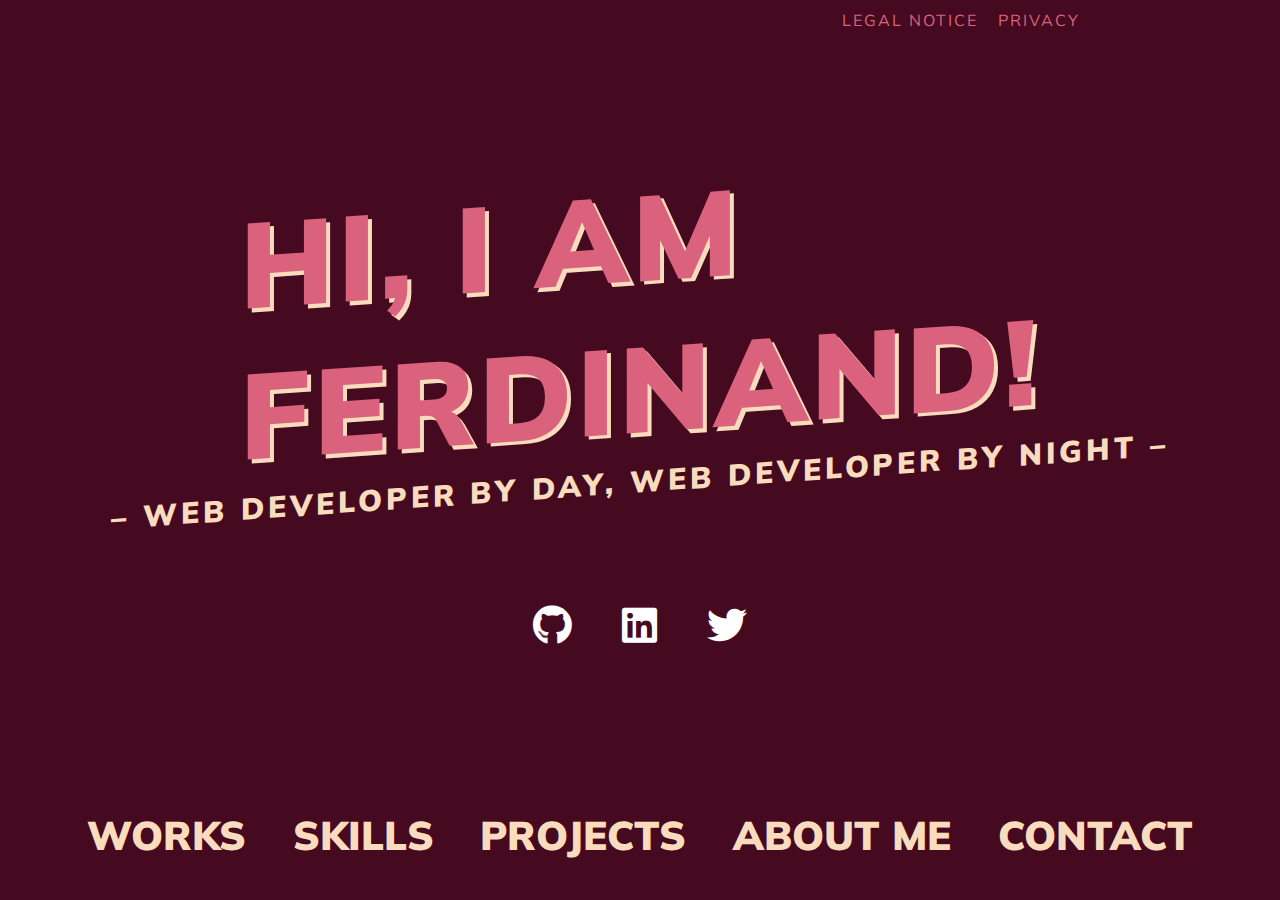
<file: index.html>
<!DOCTYPE html>
<html lang="en">
<head>
    <meta charset="UTF-8">
    <meta http-equiv="X-UA-Compatible" content="IE=edge">
    <meta name="viewport" content="width=device-width, initial-scale=1.0">
    <title>I AM FERDINAND</title>
    <link rel="stylesheet" href="./assets/style/style.css">
    <link rel="stylesheet" href="./assets/style/all.css">
</head>
<body>
    <header class="header-desktop">
        <nav>
            <ul>
                <li><a href="./works">Works</a></li>
                <li><a href="./skills">Skills</a></li>
                <li><a href="./projects">Projects</a></li>
                <li><a href="./about">About Me</a></li>
                <li><a href="./contact">Contact</a></li>
            </ul>
        </nav>
    </header>
    <header class="header-mobile">
        <input type="checkbox" name="" id="toggle-menu" class="toggle-menu">
        <label class="toggle" for="toggle-menu"><i class="fas fa-bars"></i></label>
        <label class="untoggle" for="toggle-menu"><i class="fas fa-times"></i></label>
        <nav>
            <ul>
                <li><a href="./works">Works</a></li>
                <li><a href="./skills">Skills</a></li>
                <li><a href="./projects">Projects</a></li>
                <li><a href="./about">About Me</a></li>
                <li><a href="./contact">Contact</a></li>
            </ul>
        </nav>
    </header>
    <main>
        <article class="hero">
            <section class="title">
                <h1 class="headline">
                    Hi, I am<br/>Ferdinand!
                </h1>
                <h2>
                    – Web Developer by day, Web Developer by night –
                </h2>
                <section class="icons">
                    <a href="https://github.com/ferniemann" target="_blank" rel="noopener noreferrer">
                        <i class="fab fa-github"></i>
                    </a>
                    <a href="https://linkedin.com/in/ferniemann" target="_blank" rel="noopener noreferrer">
                        <i class="fab fa-linkedin"></i>
                    </a>
                    <a href="https://twitter.com/ochferdi" target="_blank" rel="noopener noreferrer">
                        <i class="fab fa-twitter"></i>
                    </a>
                </section>
            </section>
        </article>
    </main>
    <footer class="legal-links">
        <ul>
            <li><a href="./legal">Legal Notice</a></li>
            <li><a href="./privacy">Privacy</a></li>
        </ul>
    </footer>
</body>
</html>
</file>
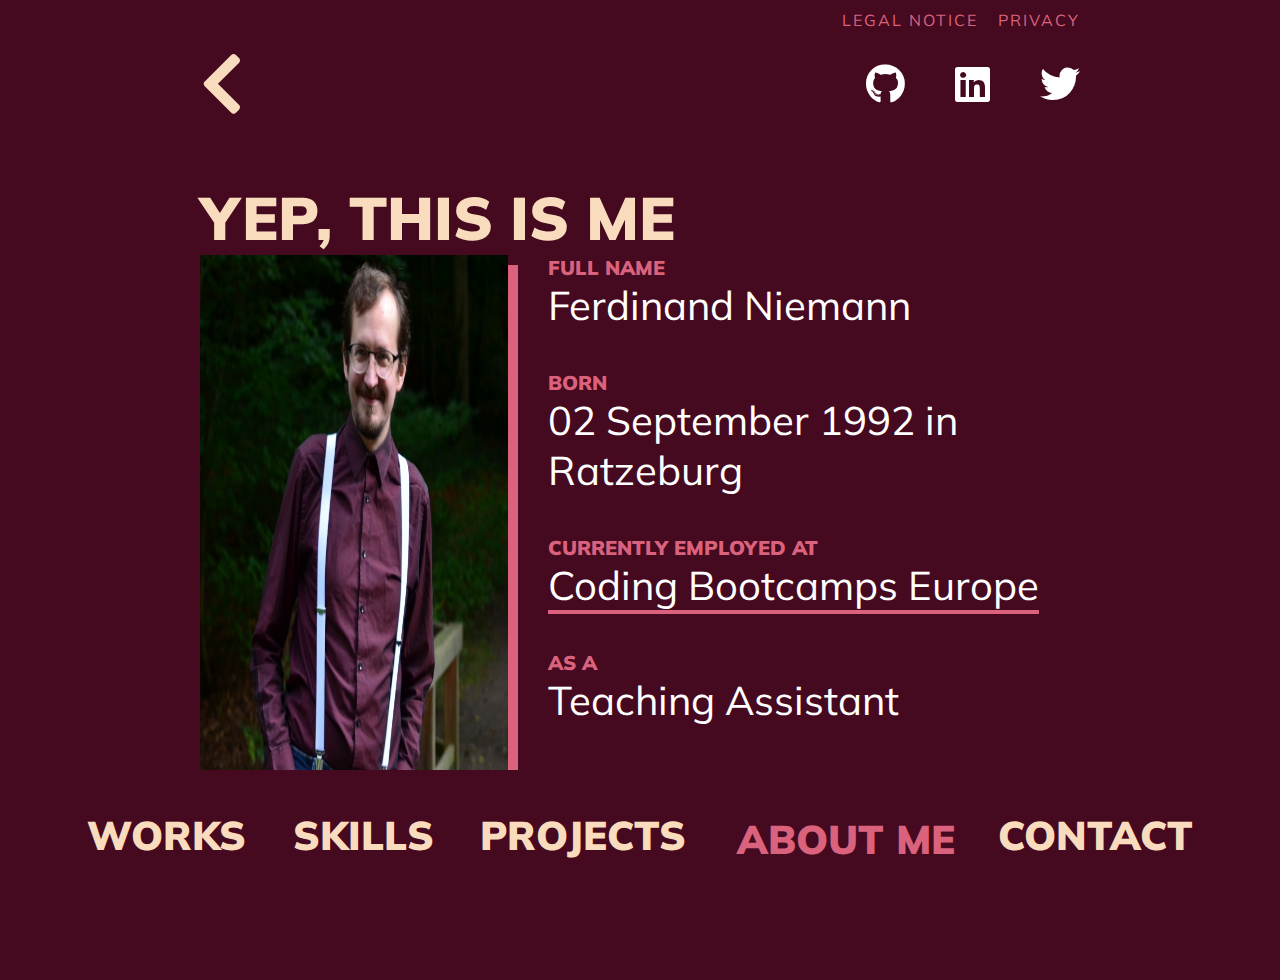
<file: about/index.html>
<!DOCTYPE html>
<html lang="en">
<head>
    <meta charset="UTF-8">
    <meta http-equiv="X-UA-Compatible" content="IE=edge">
    <meta name="viewport" content="width=device-width, initial-scale=1.0">
    <title>I AM FERDINAND</title>
    <link rel="stylesheet" href="../assets/style/style.css">
    <link rel="stylesheet" href="../assets/style/all.css">
</head>
<body>
    <header class="header-desktop">
        <nav>
            <ul>
                <li><a href="../works">Works</a></li>
                <li><a href="../skills">Skills</a></li>
                <li><a href="../projects">Projects</a></li>
                <li><a href="../about" class="active">About Me</a></li>
                <li><a href="../contact">Contact</a></li>
            </ul>
        </nav>
    </header>
    <main class="container contact">
        <header class="top-bar">
            <h1>
                <a href="../"><i class="fas fa-chevron-left"></i></a>
            </h1>
            <section class="icons">
                <a href="https://github.com/ferniemann" target="_blank" rel="noopener noreferrer">
                    <i class="fab fa-github"></i>
                </a>
                <a href="https://linkedin.com/in/ferniemann" target="_blank" rel="noopener noreferrer">
                    <i class="fab fa-linkedin"></i>
                </a>
                <a href="https://twitter.com/ochferdi" target="_blank" rel="noopener noreferrer">
                    <i class="fab fa-twitter"></i>
                </a>
            </section>
            <section class="header-mobile">
                <input type="checkbox" name="" id="toggle-menu" class="toggle-menu">
                <label class="toggle" for="toggle-menu">
                    <i class="fas fa-bars"></i>
                </label>
                <label class="untoggle" for="toggle-menu">
                    <i class="fas fa-times"></i>
                </label>
                <nav>
                    <ul>
                        <li><a href="../works">Works</a></li>
                        <li><a href="../skills">Skills</a></li>
                        <li><a href="../projects">Projects</a></li>
                        <li><a href="../about">About Me</a></li>
                        <li><a href="../contact">Contact</a></li>
                    </ul>
                </nav>
            </section>
        </header>
        <article class="content">
            <h2>
                Yep, this is me
            </h2>
            <section class="short-info">
                <img src="../assets/img/Ich_grinse.jpg" alt="Ferdinand Niemann, smiling into the camera">
                <section class="short-info__text">
                    <h4>
                        Full Name
                    </h4>
                    <h3>
                        Ferdinand Niemann
                    </h3>
                    <h4>
                        Born
                    </h4>
                    <h3>
                        02 September 1992 in Ratzeburg
                    </h3>
                    <h4>
                        Currently employed at
                    </h4>
                    <h3>
                        <a href="https://coding-bootcamps.eu" target="_blank">Coding Bootcamps Europe</a>
                    </h3>
                    <h4>
                        As a
                    </h4>
                    <h3>
                        Teaching Assistant
                    </h3>
                    <h4>
                        since
                    </h4>
                    <h3>
                        01 July 2021
                    </h3>
                </section>
            </section>
        </article>
    </main>
    <footer class="legal-links">
        <ul>
            <li><a href="../legal">Legal Notice</a></li>
            <li><a href="../privacy">Privacy</a></li>
        </ul>
    </footer>
</body>
</html>
</file>
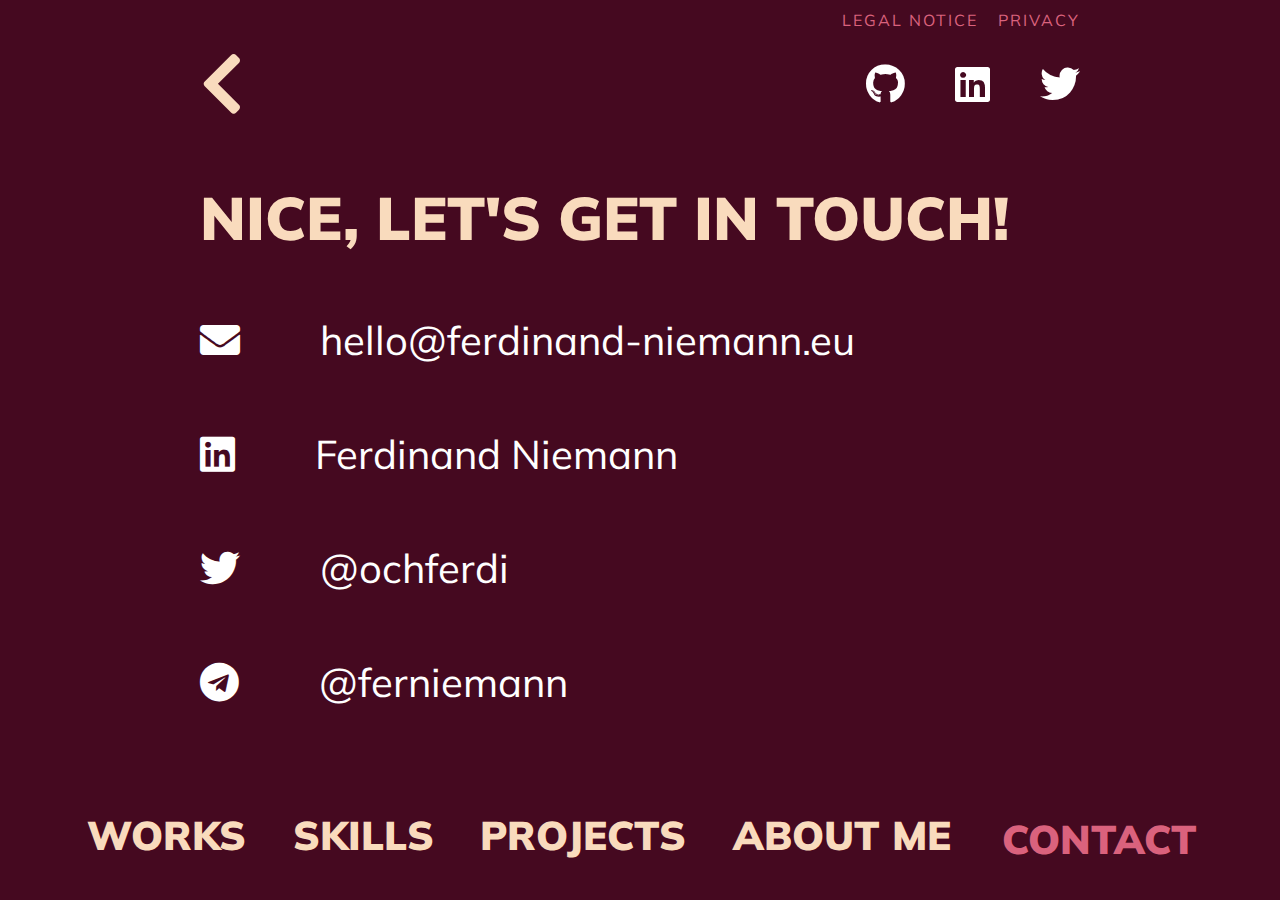
<file: contact/index.html>
<!DOCTYPE html>
<html lang="en">
<head>
    <meta charset="UTF-8">
    <meta http-equiv="X-UA-Compatible" content="IE=edge">
    <meta name="viewport" content="width=device-width, initial-scale=1.0">
    <title>Contact Me | Ferdinand Niemann</title>
    <link rel="stylesheet" href="../assets/style/style.css">
    <link rel="stylesheet" href="../assets/style/all.css">
</head>
<body>
    <header class="header-desktop">
        <nav>
            <ul>
                <li><a href="../works">Works</a></li>
                <li><a href="../skills">Skills</a></li>
                <li><a href="../projects">Projects</a></li>
                <li><a href="../about">About Me</a></li>
                <li><a href="../contact" class="active">Contact</a></li>
            </ul>
        </nav>
    </header>
    <main class="container contact">
        <header class="top-bar">
            <h1>
                <a href="../"><i class="fas fa-chevron-left"></i></a>
            </h1>
            <section class="icons">
                <a href="https://github.com/ferniemann" target="_blank" rel="noopener noreferrer">
                    <i class="fab fa-github"></i>
                </a>
                <a href="https://linkedin.com/in/ferniemann" target="_blank" rel="noopener noreferrer">
                    <i class="fab fa-linkedin"></i>
                </a>
                <a href="https://twitter.com/ochferdi" target="_blank" rel="noopener noreferrer">
                    <i class="fab fa-twitter"></i>
                </a>
            </section>
            <section class="header-mobile">
                <input type="checkbox" name="" id="toggle-menu" class="toggle-menu">
                <label class="toggle" for="toggle-menu">
                    <i class="fas fa-bars"></i>
                </label>
                <label class="untoggle" for="toggle-menu">
                    <i class="fas fa-times"></i>
                </label>
                <nav>
                    <ul>
                        <li><a href="../works">Works</a></li>
                        <li><a href="../skills">Skills</a></li>
                        <li><a href="../projects">Projects</a></li>
                        <li><a href="../about">About Me</a></li>
                        <li><a href="../contact">Contact</a></li>
                    </ul>
                </nav>
            </section>
        </header>
        <article class="content">
            <h2>
                Nice, let's get in touch!
            </h2>
            <section class="contact-info">
                <a href="mailto:hello@ferdinand-niemann.eu" class="contact-icon" target="_blank">
                    <i class="fas fa-envelope"></i>
                </a>
                <a href="mailto:hello@ferdinand-niemann.eu" class="contact-link" target="_blank">hello@ferdinand-niemann.eu</a>
            </section>
            <section class="contact-info">
                <a href="https://linkedin.com/in/ferniemann" class="contact-icon" target="_blank">
                    <i class="fab fa-linkedin"></i>
                </a>
                <a href="https://linkedin.com/in/ferniemann" class="contact-link" target="_blank">Ferdinand Niemann</a>
            </section>
            <section class="contact-info">
                <a href="https://twitter.com/ochferdi" class="contact-icon" target="_blank">
                    <i class="fab fa-twitter"></i>
                </a>
                <a href="https://twitter.com/ochferdi" class="contact-link" target="_blank">@ochferdi</a>
            </section>
            <section class="contact-info">
                <a href="https://t.me/ferniemann" class="contact-icon" target="_blank">
                    <i class="fab fa-telegram"></i>
                </a>
                <a href="https://t.me/ferniemann" class="contact-link" target="_blank">@ferniemann</a>
            </section>
        </article>
    </main>
    <footer class="legal-links">
        <ul>
            <li><a href="../legal">Legal Notice</a></li>
            <li><a href="../privacy">Privacy</a></li>
        </ul>
    </footer>
</body>
</html>
</file>
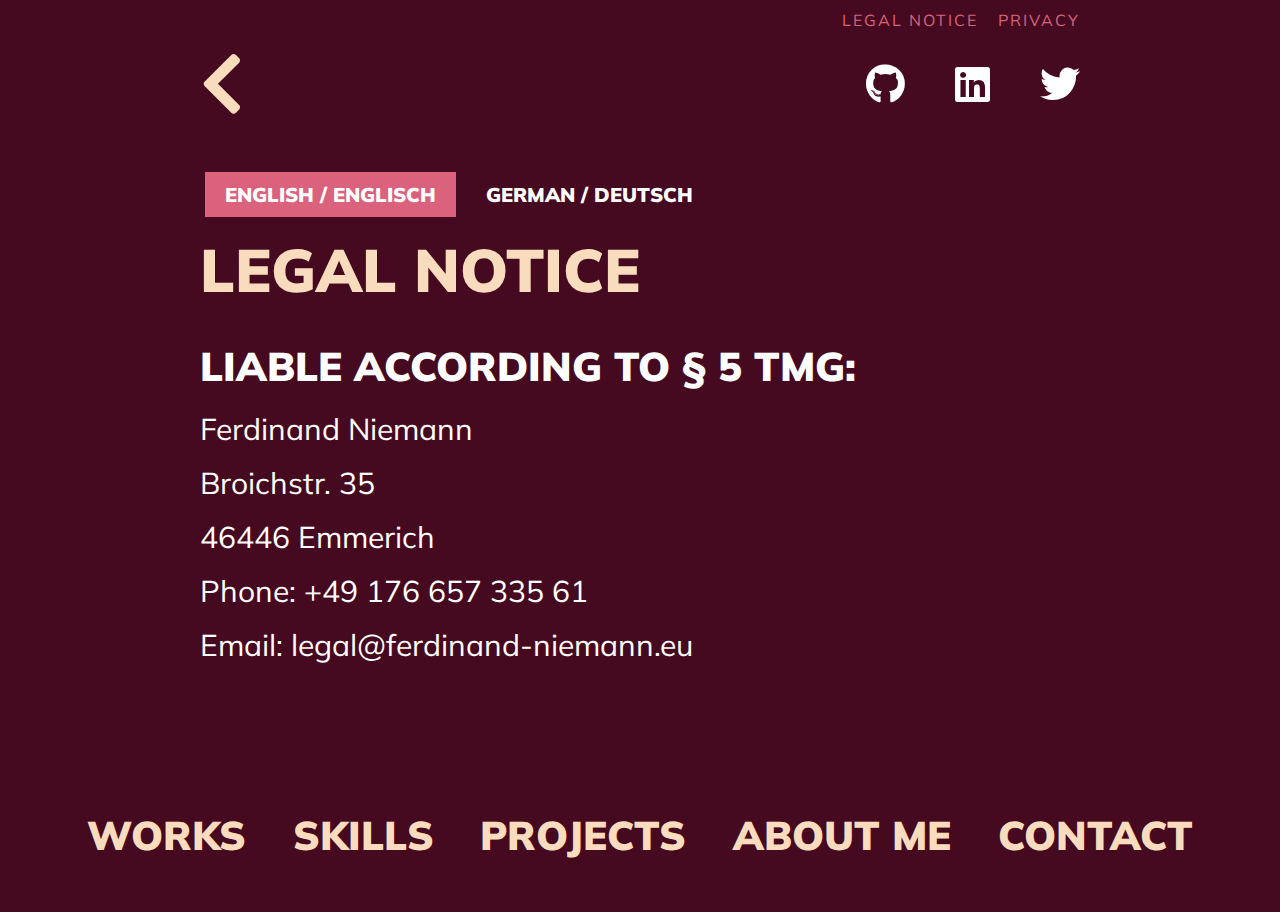
<file: legal/index.html>
<!DOCTYPE html>
<html lang="en">
<head>
    <meta charset="UTF-8">
    <meta http-equiv="X-UA-Compatible" content="IE=edge">
    <meta name="viewport" content="width=device-width, initial-scale=1.0">
    <title>Legal Notice | Ferdinand Niemann</title>
    <link rel="stylesheet" href="../assets/style/style.css">
    <link rel="stylesheet" href="../assets/style/all.css">
</head>
<body>
    <header class="header-desktop">
        <nav>
            <ul>
                <li><a href="../works">Works</a></li>
                <li><a href="../skills">Skills</a></li>
                <li><a href="../projects">Projects</a></li>
                <li><a href="../about">About Me</a></li>
                <li><a href="../contact">Contact</a></li>
            </ul>
        </nav>
    </header>
    <main class="container legal-notice">
        <header class="top-bar">
            <h1>
                <a href="../"><i class="fas fa-chevron-left"></i></a>
            </h1>
            <section class="icons">
                <a href="https://github.com/ferniemann" target="_blank" rel="noopener noreferrer">
                    <i class="fab fa-github"></i>
                </a>
                <a href="https://linkedin.com/in/ferniemann" target="_blank" rel="noopener noreferrer">
                    <i class="fab fa-linkedin"></i>
                </a>
                <a href="https://twitter.com/ochferdi" target="_blank" rel="noopener noreferrer">
                    <i class="fab fa-twitter"></i>
                </a>
            </section>
            <section class="header-mobile">
                <input type="checkbox" name="" id="toggle-menu" class="toggle-menu">
                <label class="toggle" for="toggle-menu">
                    <i class="fas fa-bars"></i>
                </label>
                <label class="untoggle" for="toggle-menu">
                    <i class="fas fa-times"></i>
                </label>
                <nav>
                    <ul>
                        <li><a href="../works">Works</a></li>
                        <li><a href="../skills">Skills</a></li>
                        <li><a href="../projects">Projects</a></li>
                        <li><a href="../about">About Me</a></li>
                        <li><a href="../contact">Contact</a></li>
                    </ul>
                </nav>
            </section>
        </header>
        <article class="content legal">
            <input type="radio" name="language" id="english" checked>
            <label for="english" class="language-switch">English / Englisch</label>
            <input type="radio" name="language" id="german">
            <label for="german" class="language-switch">German / Deutsch</label>
            <section class="english">
                <h2>Legal Notice</h2>
                <h3>Liable according to § 5 TMG:</h3>
                <p>
                    Ferdinand Niemann<br/>
                    Broichstr. 35<br/>
                    46446 Emmerich<br/>
                    Phone: +49 176 657 335 61<br/>
                    Email: legal@ferdinand-niemann.eu
                </p>
            </section>
            <section class="german">
                <h2>Impressum</h2>
                <h3>Verantwortlich im Sinne § 5 TMG:</h3>
                <p>
                    Ferdinand Niemann<br/>
                    Broichstr. 35<br/>
                    46446 Emmerich<br/>
                    Telefon: +49 176 657 335 61<br/>
                    E-Mail: legal@ferdinand-niemann.eu
                </p>
            </section>
        </article>
    </main>
    <footer class="legal-links">
        <ul>
            <li><a href="../legal">Legal Notice</a></li>
            <li><a href="../privacy">Privacy</a></li>
        </ul>
    </footer>
</body>
</html>
</file>
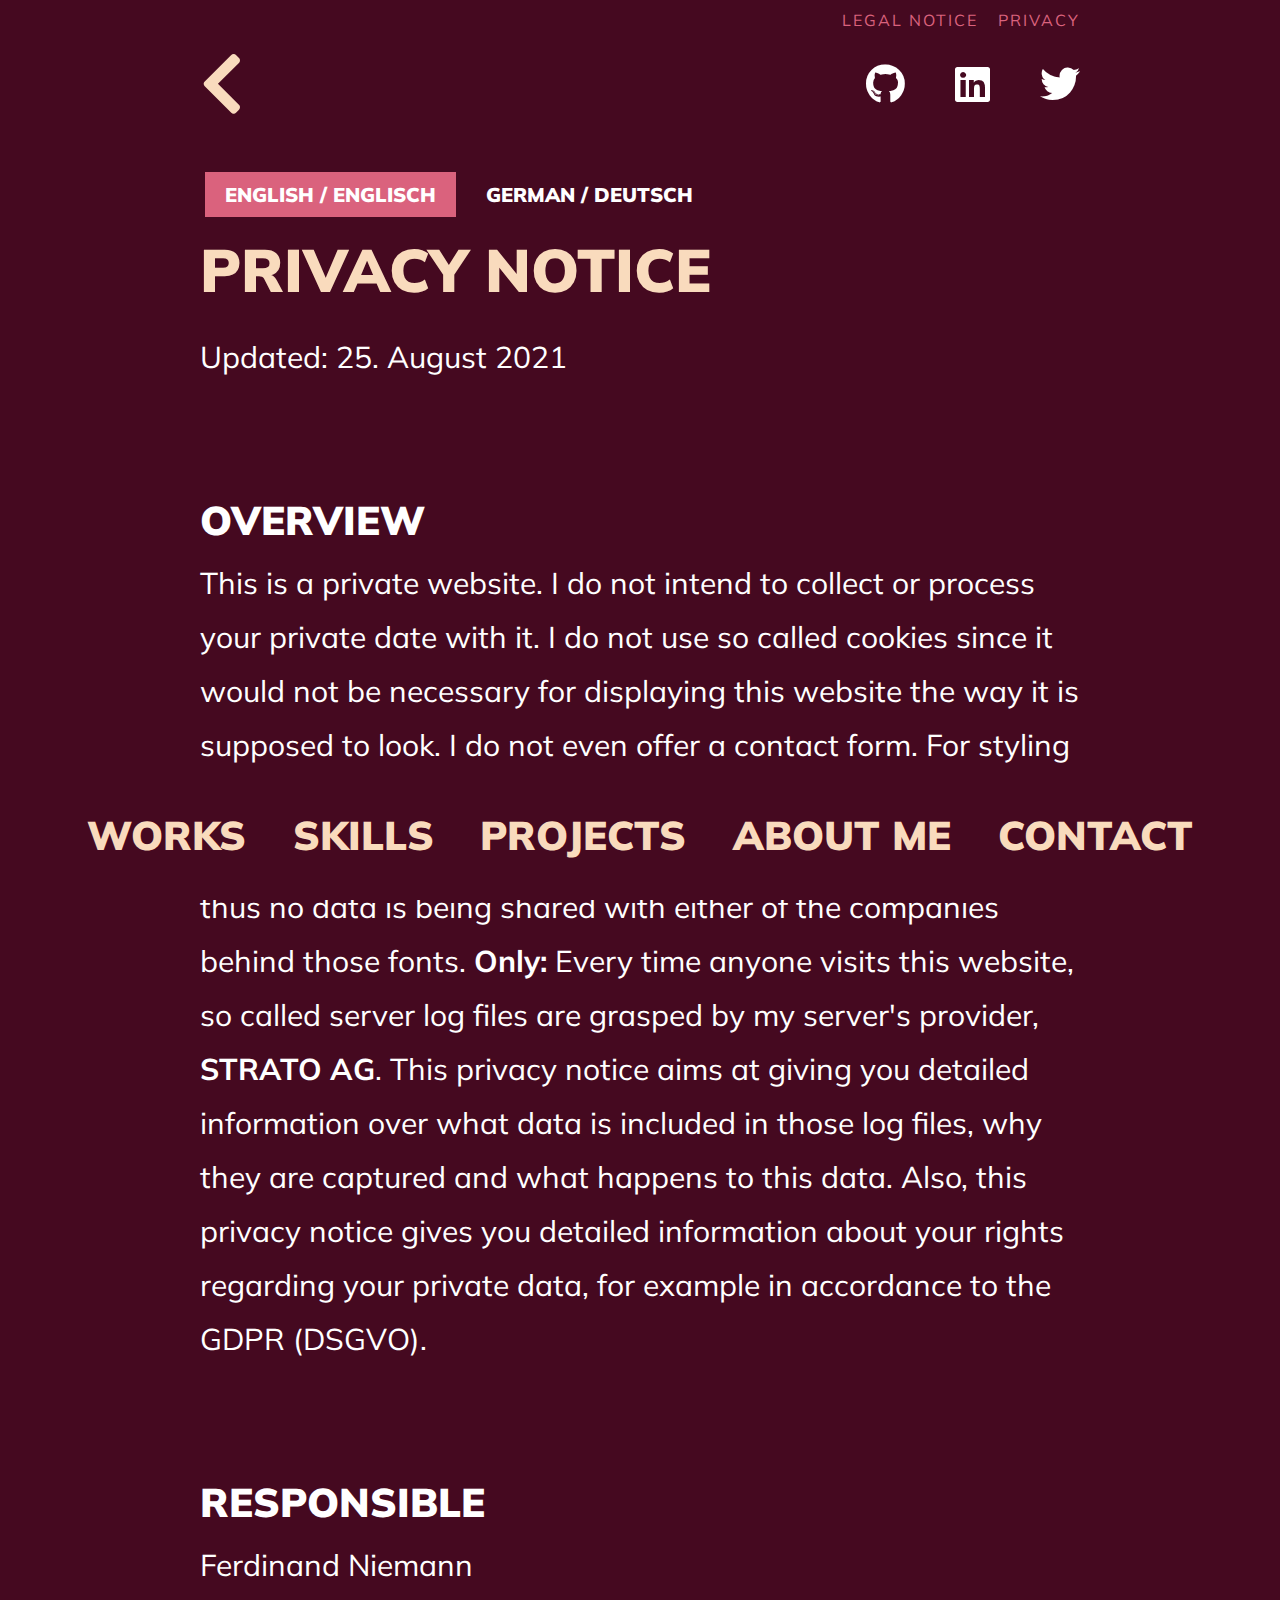
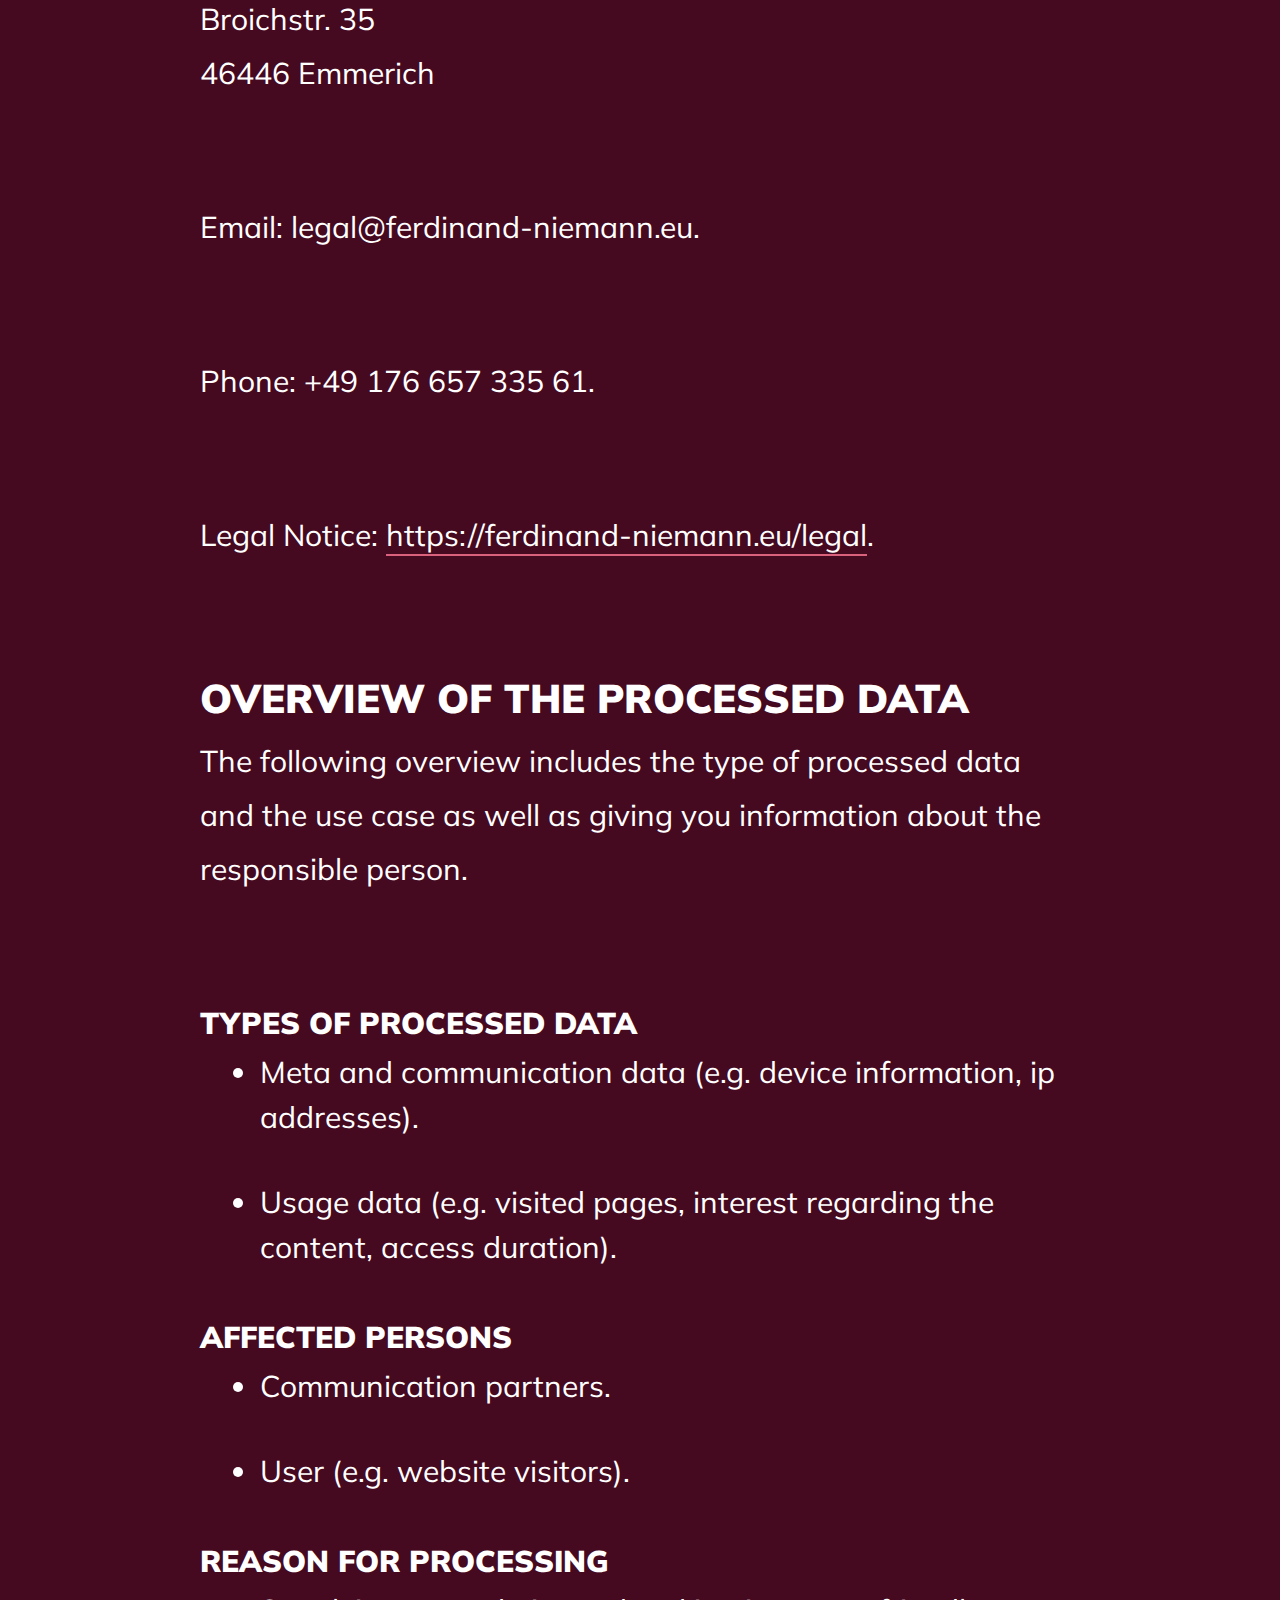
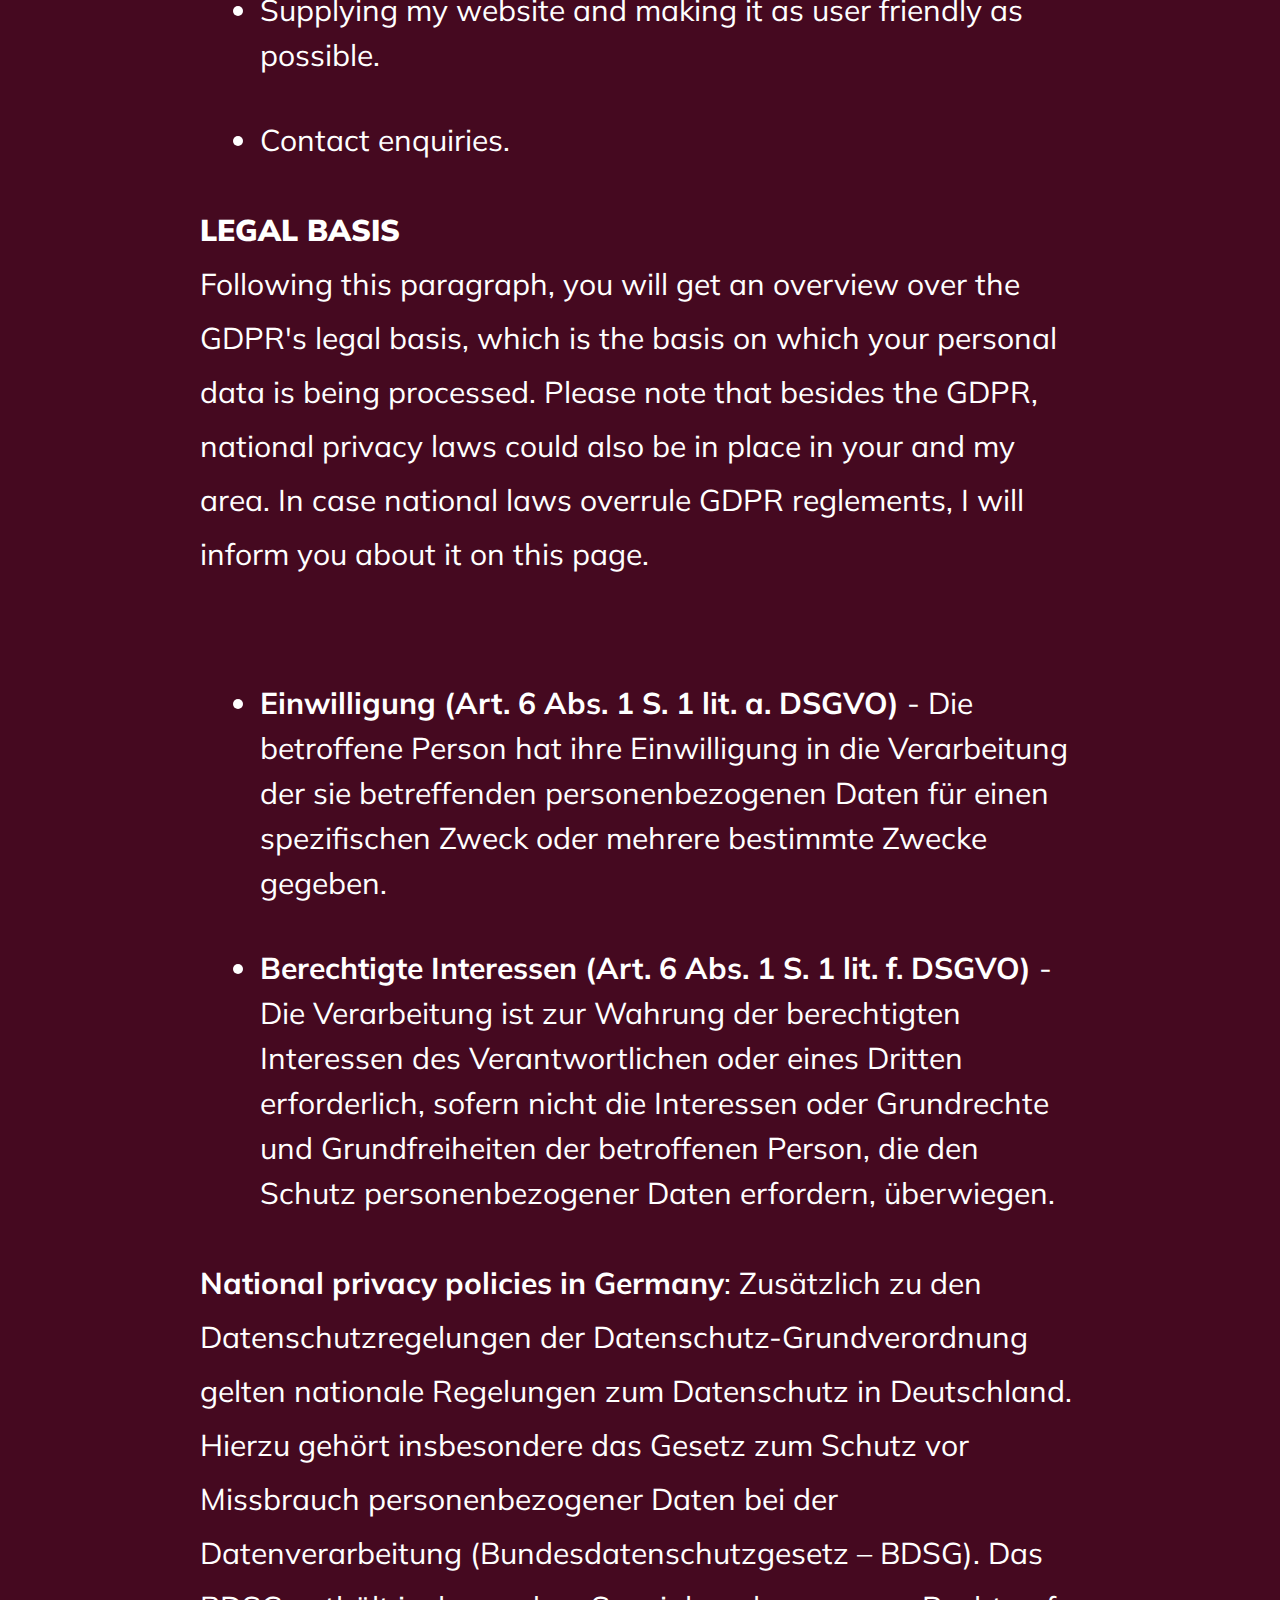
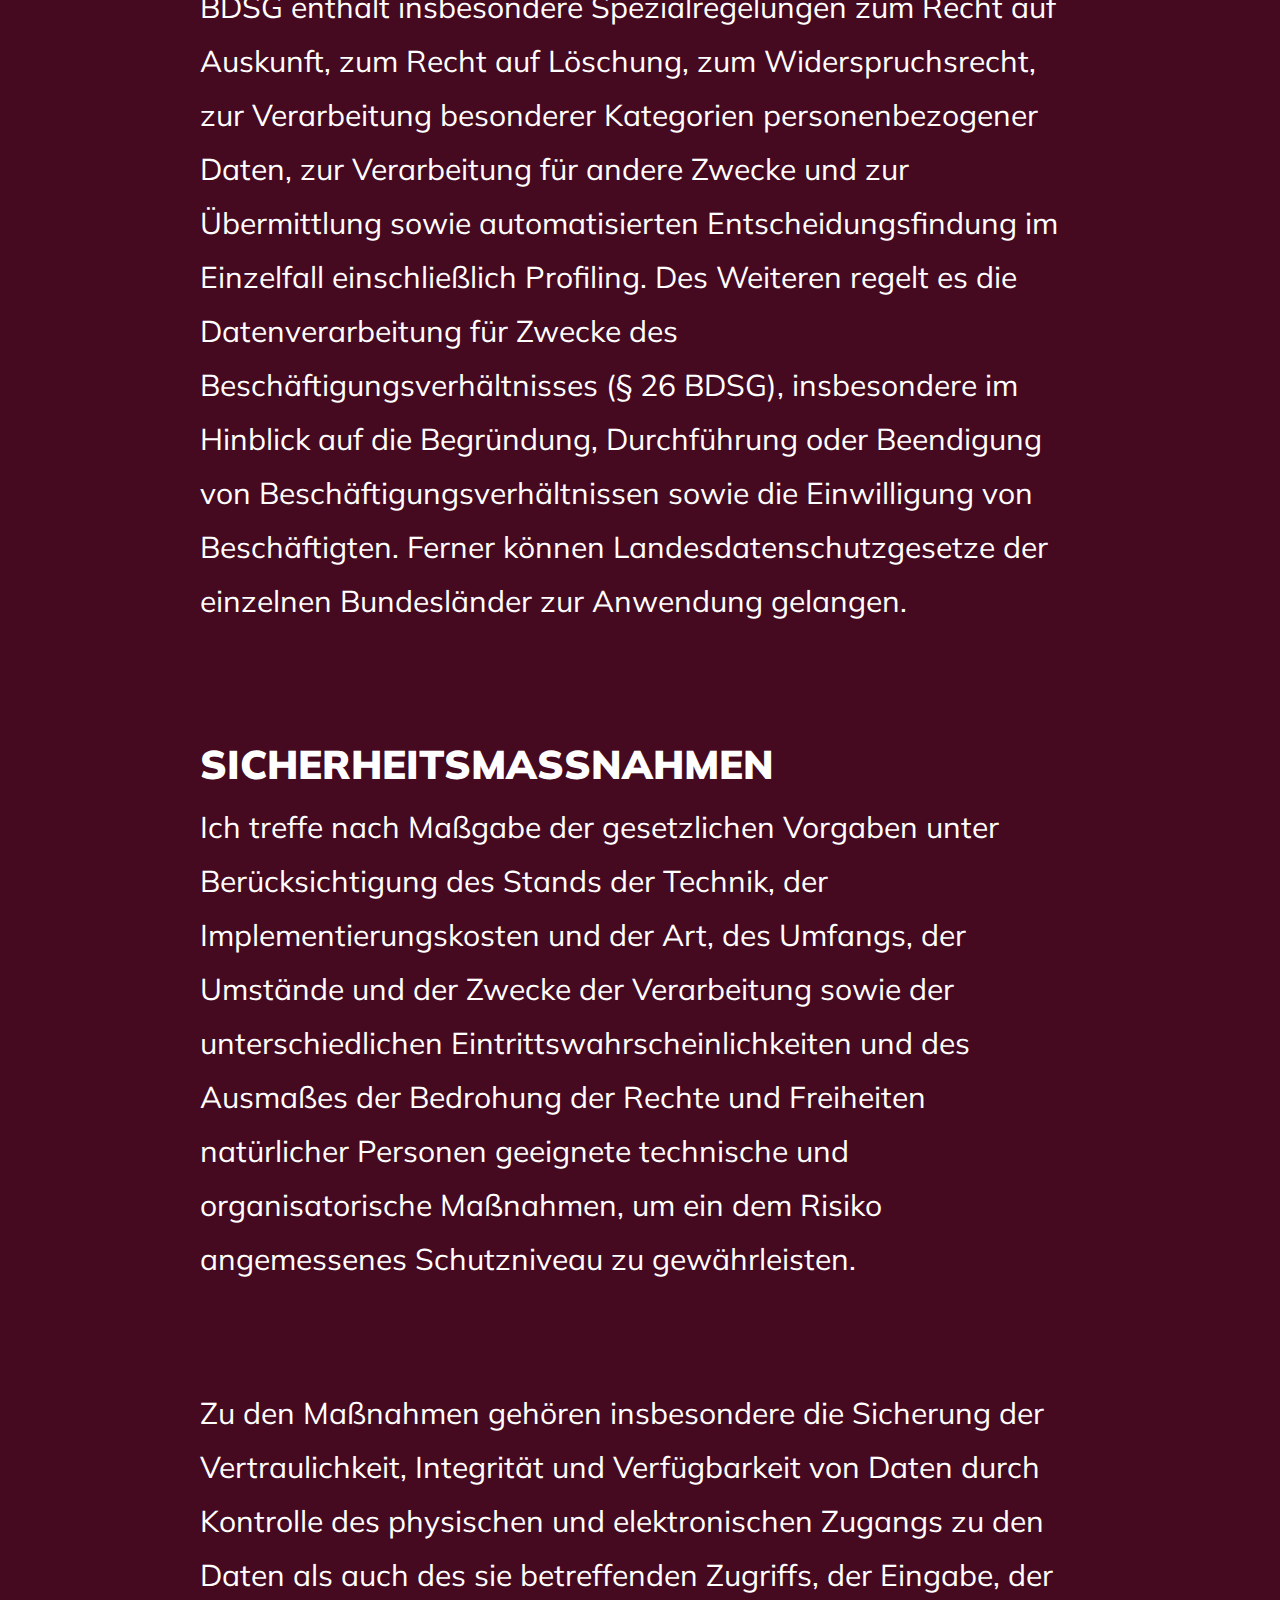
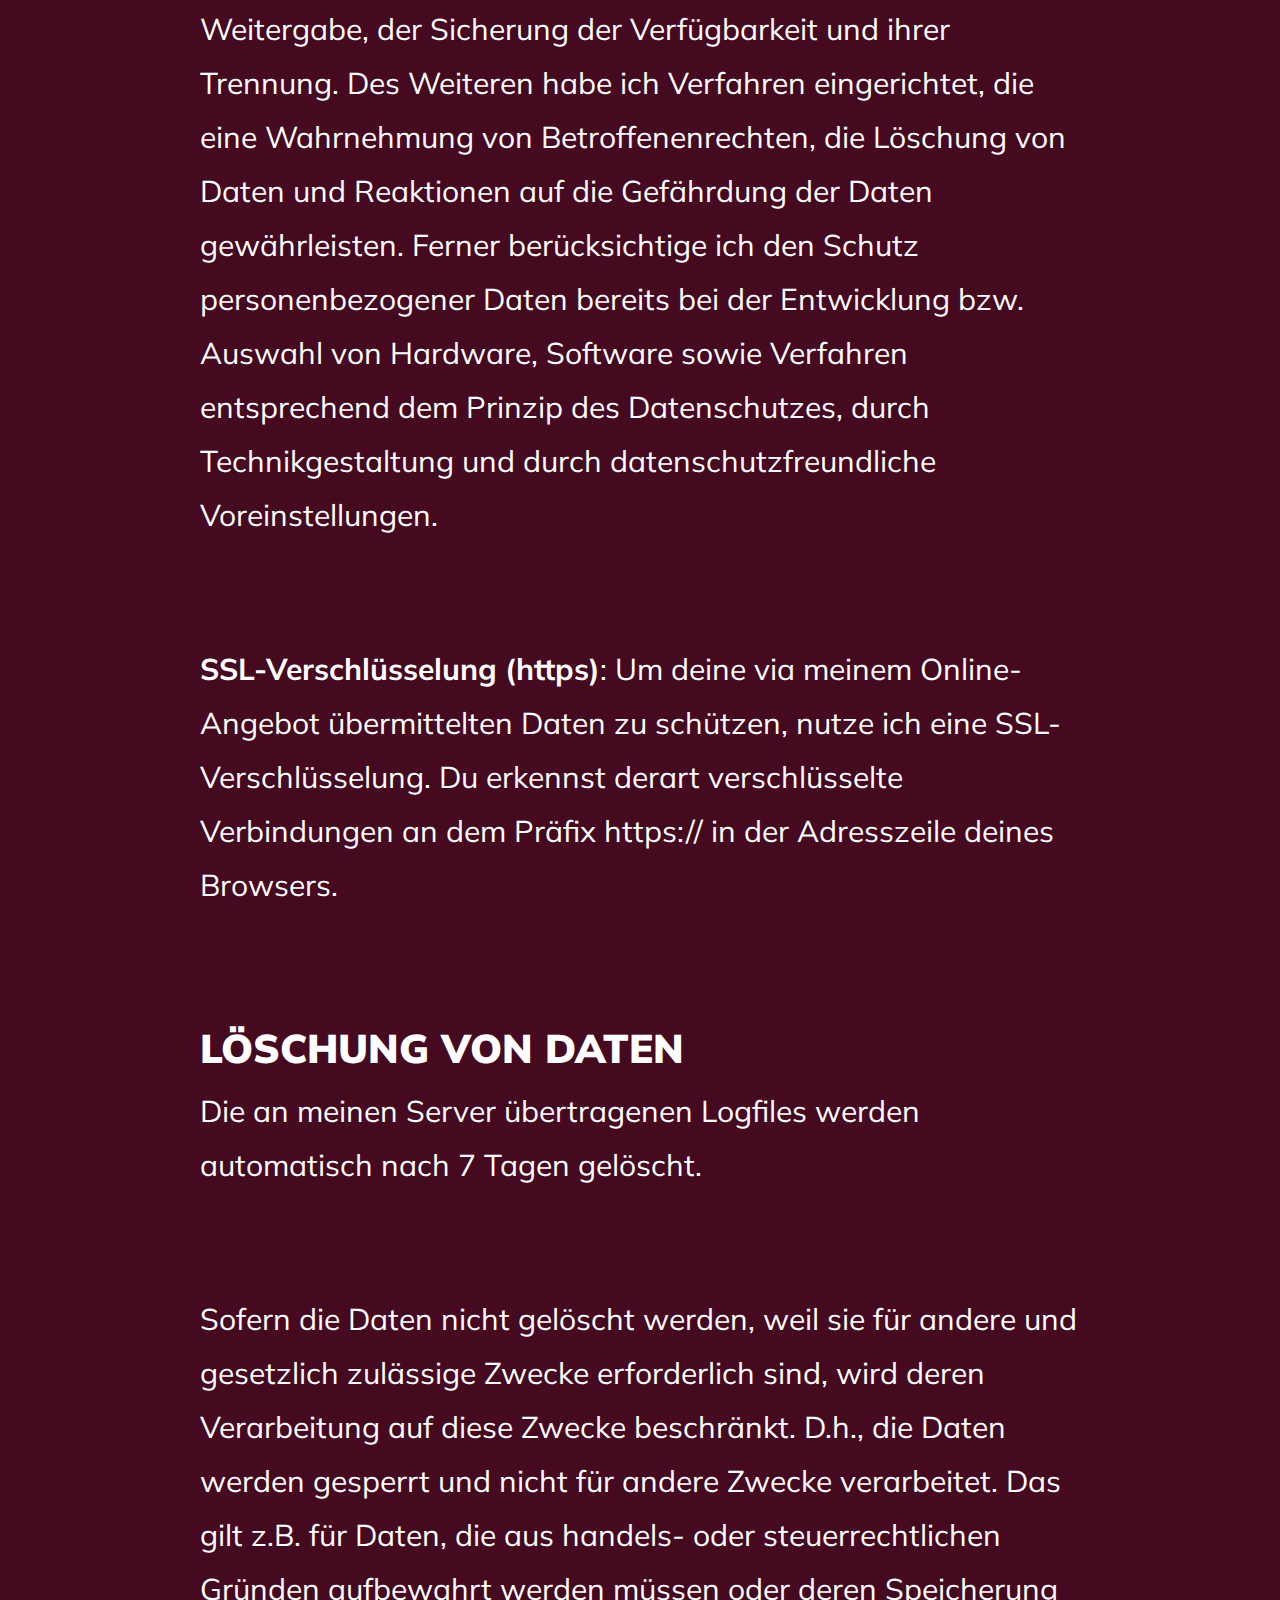
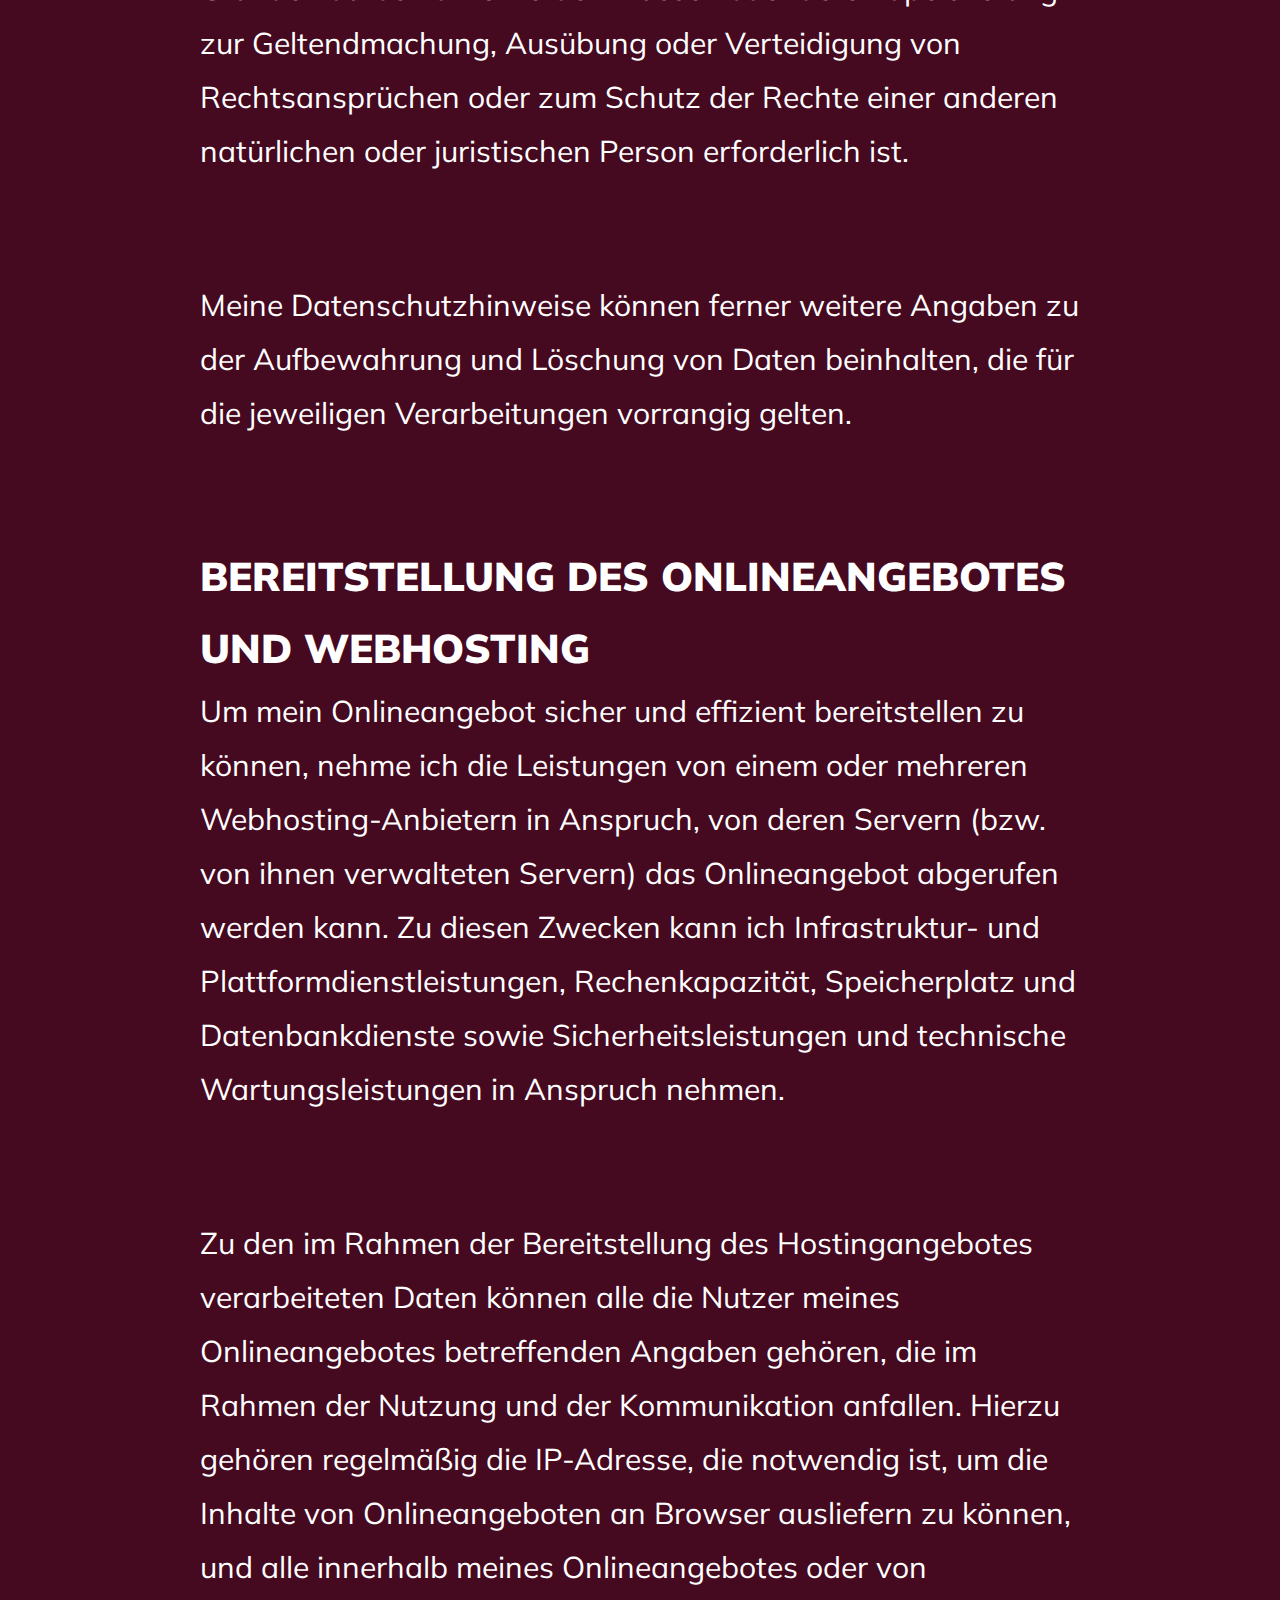
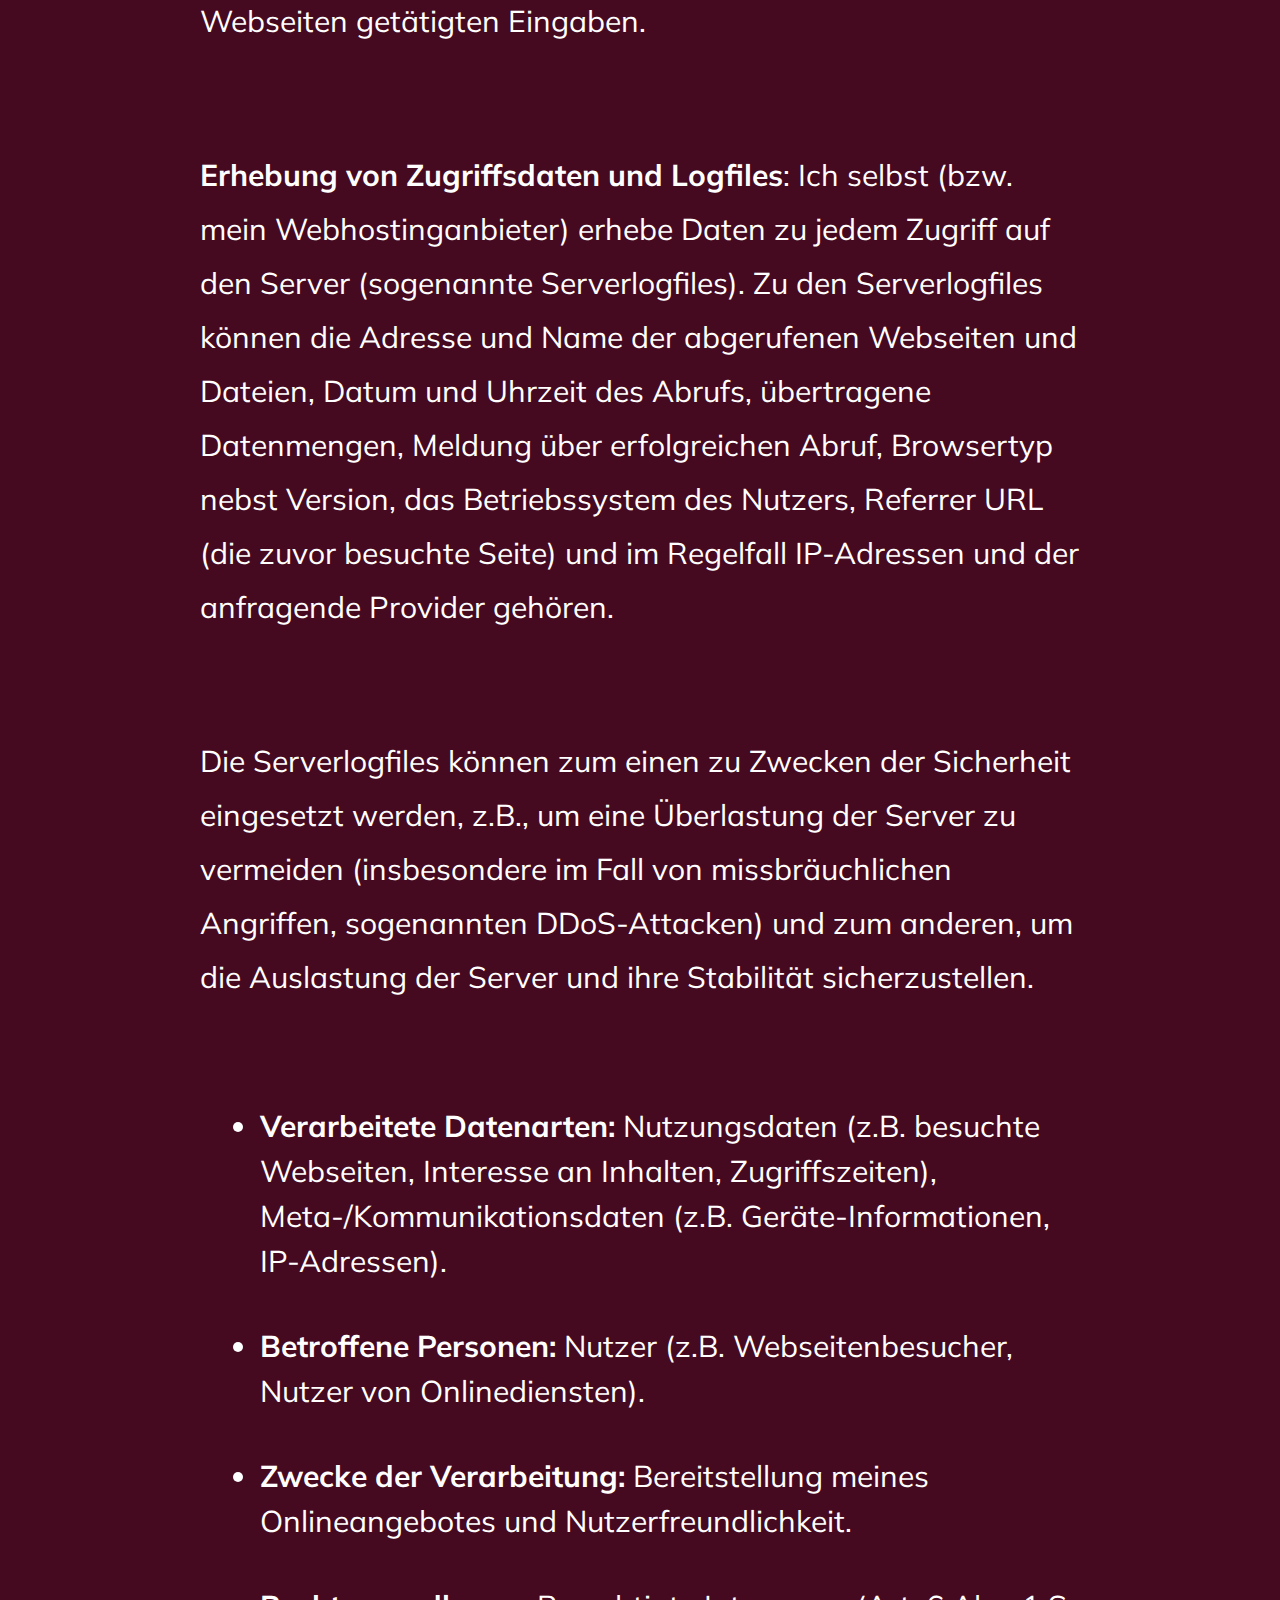
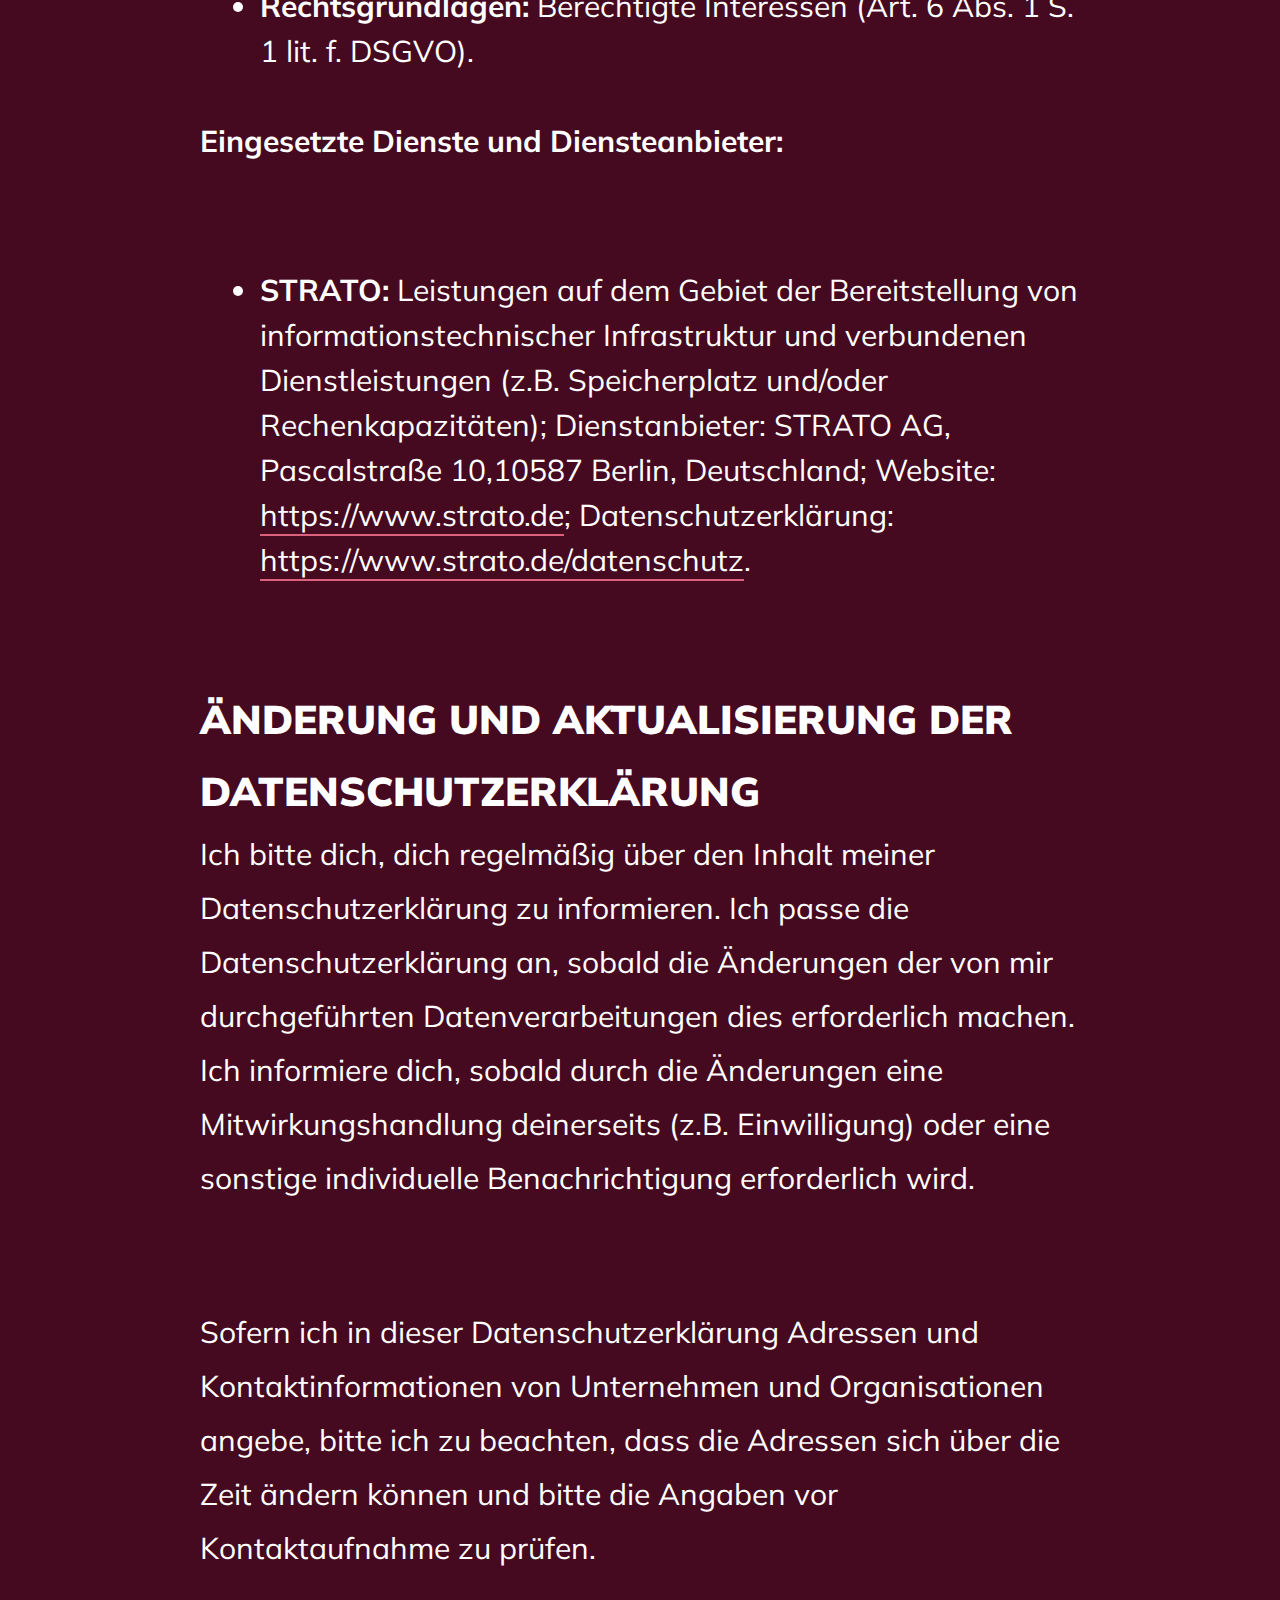
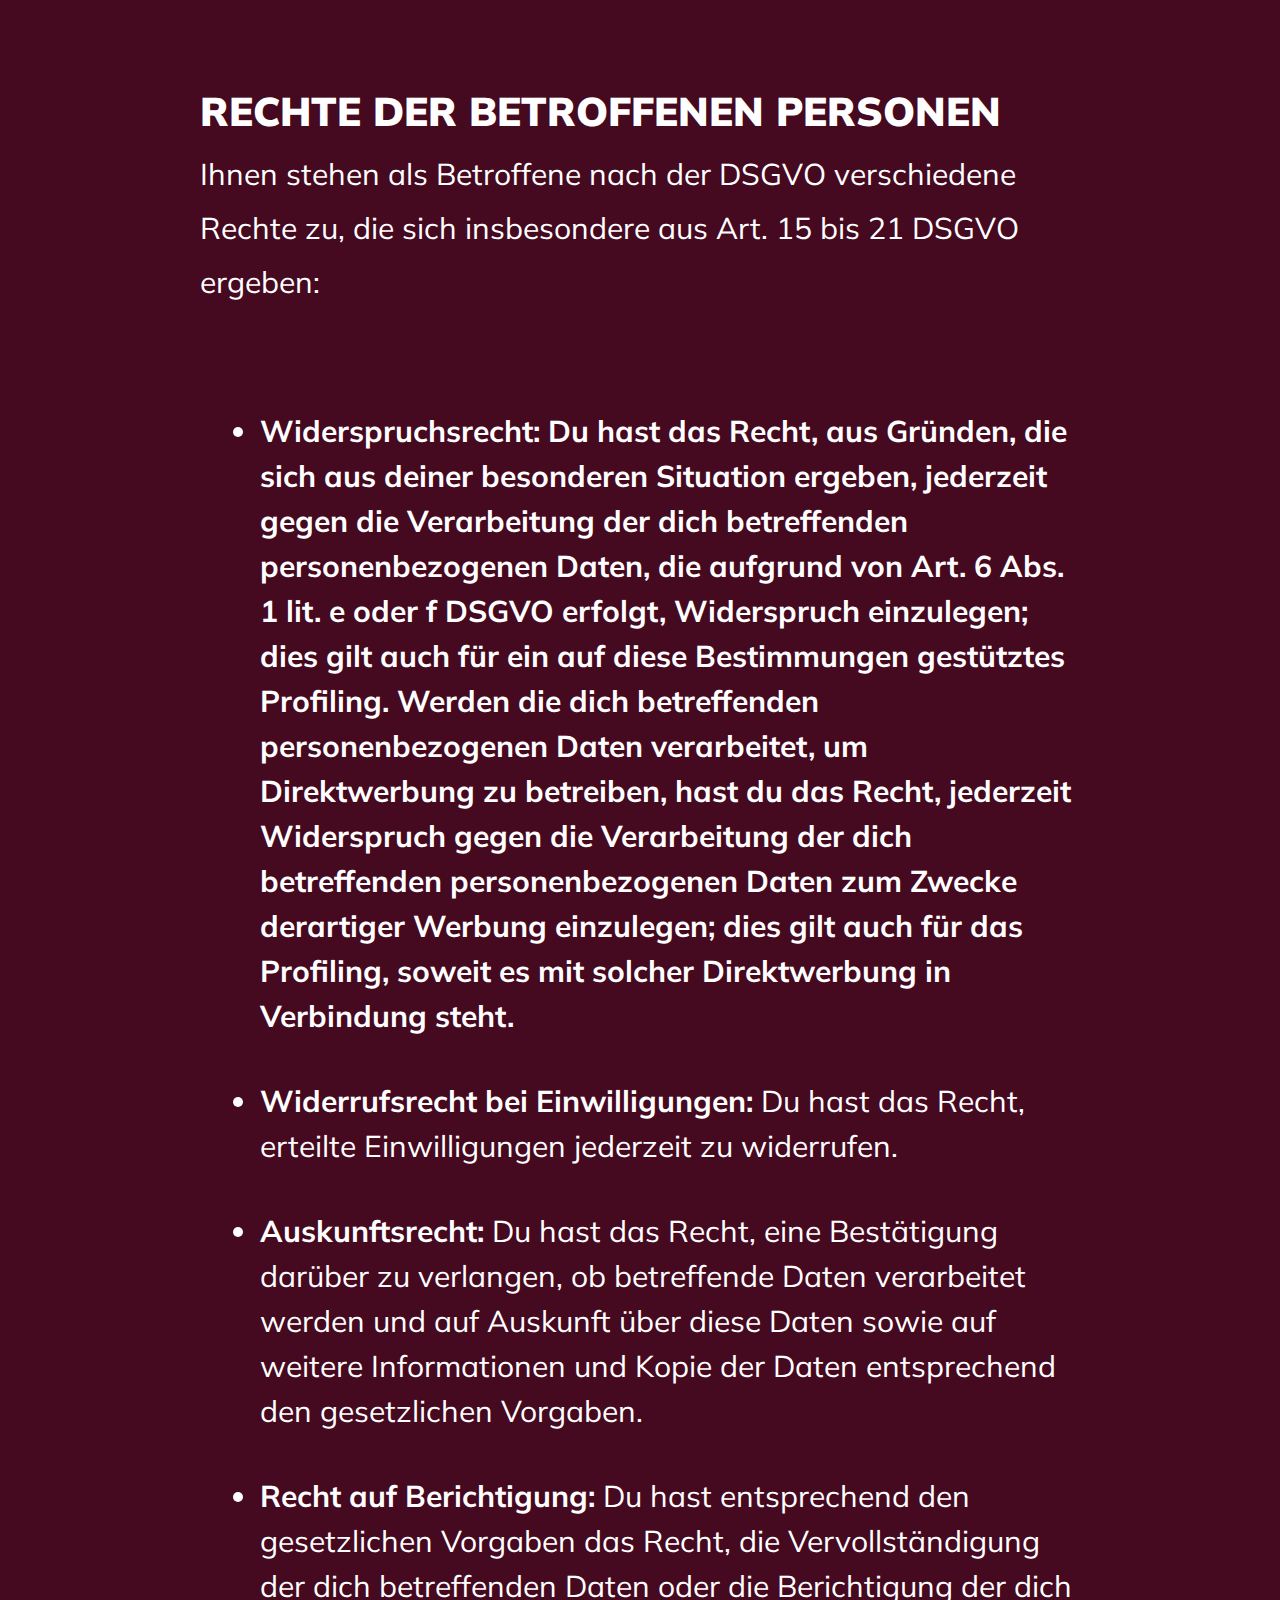
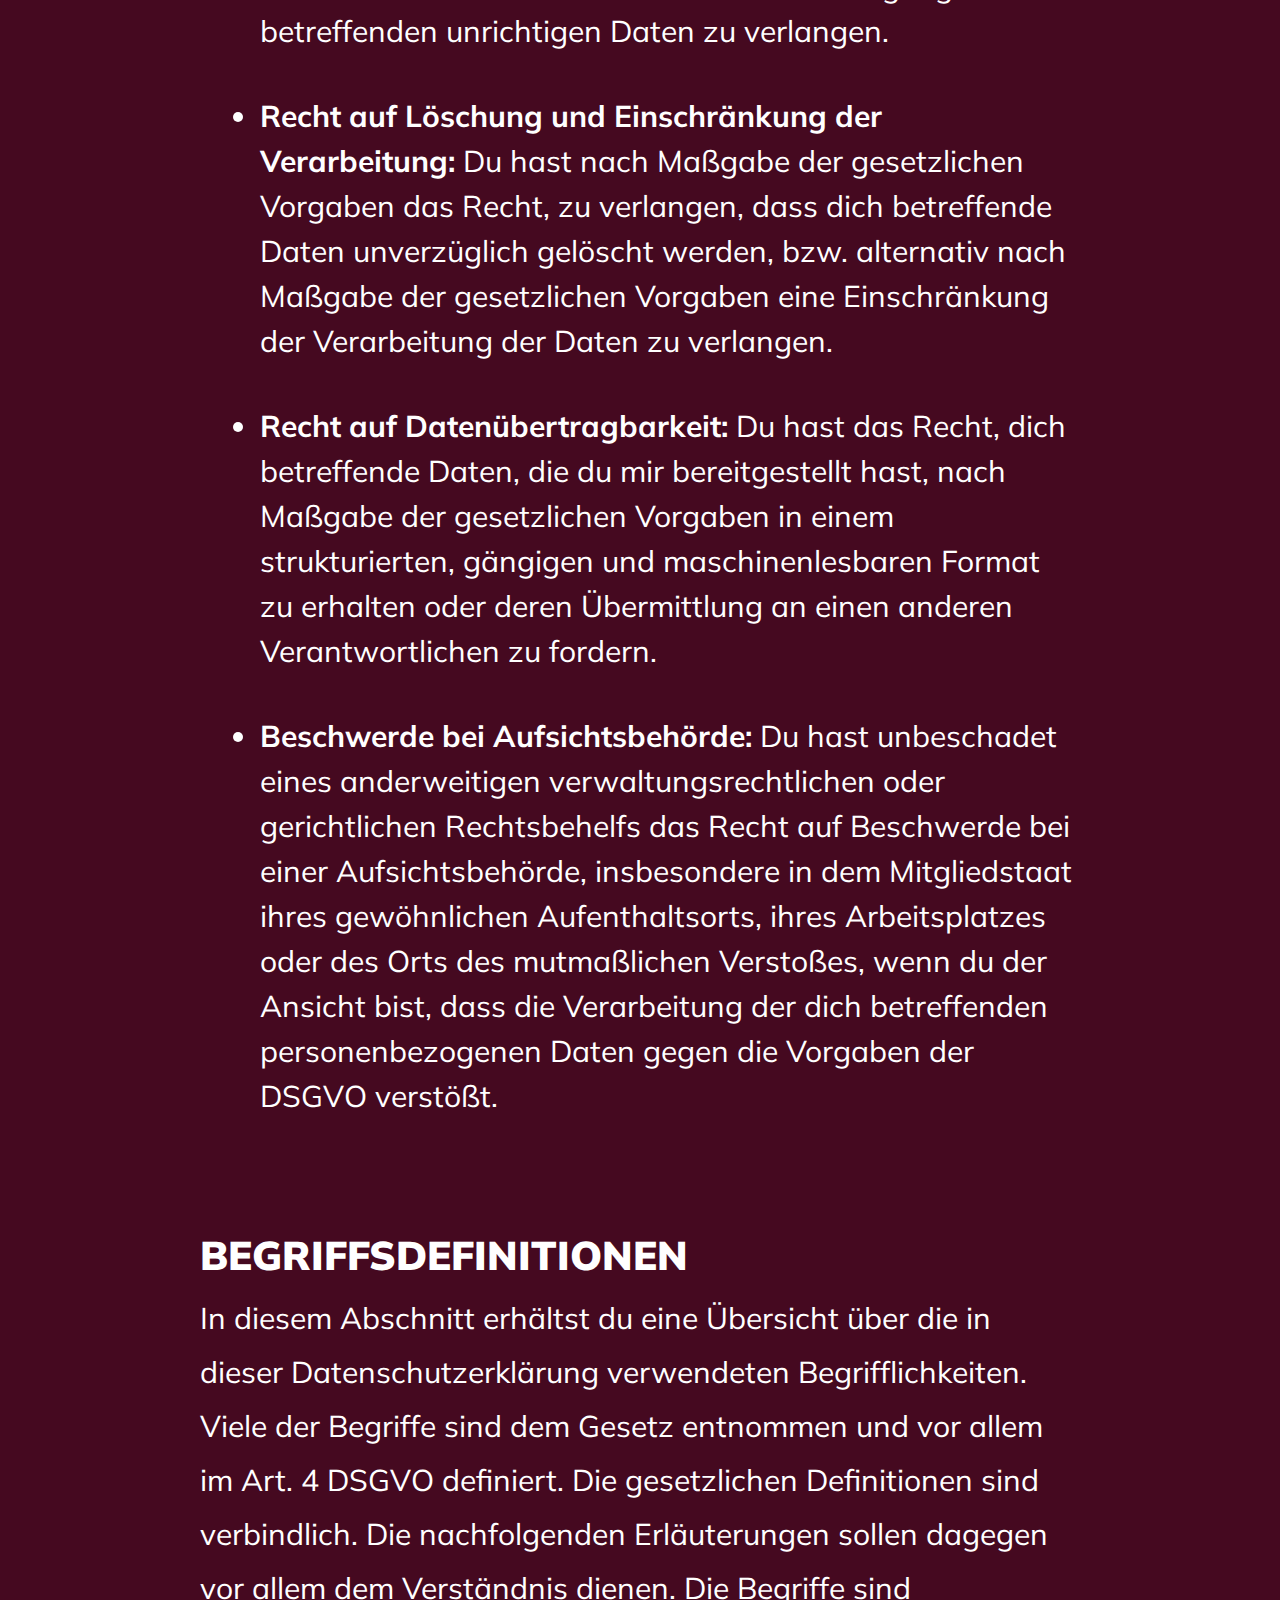
<file: privacy/index.html>
<!DOCTYPE html>
<html lang="en">
  <head>
    <meta charset="UTF-8" />
    <meta http-equiv="X-UA-Compatible" content="IE=edge" />
    <meta name="viewport" content="width=device-width, initial-scale=1.0" />
    <title>Privacy Notice | Ferdinand Niemann</title>
    <link rel="stylesheet" href="../assets/style/style.css" />
    <link rel="stylesheet" href="../assets/style/all.css">
  </head>
  <body>
    <header class="header-desktop">
        <nav>
            <ul>
                <li><a href="../works">Works</a></li>
                <li><a href="../skills">Skills</a></li>
                <li><a href="../projects">Projects</a></li>
                <li><a href="../about">About Me</a></li>
                <li><a href="../contact">Contact</a></li>
            </ul>
        </nav>
    </header>
    <main class="container legal-notice">
        <header class="top-bar">
            <h1>
                <a href="../"><i class="fas fa-chevron-left"></i></a>
            </h1>
            <section class="icons">
                <a href="https://github.com/ferniemann" target="_blank" rel="noopener noreferrer">
                    <i class="fab fa-github"></i>
                </a>
                <a href="https://linkedin.com/in/ferniemann" target="_blank" rel="noopener noreferrer">
                    <i class="fab fa-linkedin"></i>
                </a>
                <a href="https://twitter.com/ochferdi" target="_blank" rel="noopener noreferrer">
                    <i class="fab fa-twitter"></i>
                </a>
            </section>
            <section class="header-mobile">
                <input type="checkbox" name="" id="toggle-menu" class="toggle-menu">
                <label class="toggle" for="toggle-menu">
                    <i class="fas fa-bars"></i>
                </label>
                <label class="untoggle" for="toggle-menu">
                    <i class="fas fa-times"></i>
                </label>
                <nav>
                    <ul>
                        <li><a href="../works">Works</a></li>
                        <li><a href="../skills">Skills</a></li>
                        <li><a href="../projects">Projects</a></li>
                        <li><a href="../about">About Me</a></li>
                        <li><a href="../contact">Contact</a></li>
                    </ul>
                </nav>
            </section>
        </header>
      <article class="content legal">
        <input type="radio" name="language" id="english" checked />
        <label for="english" class="language-switch">English / Englisch</label>
        <input type="radio" name="language" id="german" />
        <label for="german" class="language-switch">German / Deutsch</label>
        <section class="english">
          <h2>Privacy notice</h2>
          <p>Updated: 25. August 2021</p>
          <h3>Overview</h3>
          <p>This is a private website. I do not intend to collect or process your private date with it. I do not use so called cookies since it would not be necessary for displaying this website the way it is supposed to look. I do not even offer a contact form. For styling reasons I use <strong>Google Fonts</strong> and <strong>Font Awesome</strong>. However, I store those fonts locally on the same server as this website, thus no data is being shared with either of the companies behind those fonts. <strong>Only:</strong> Every time anyone visits this website, so called server log files are grasped by my server's provider, <strong>STRATO AG</strong>. This privacy notice aims at giving you detailed information over what data is included in those log files, why they are captured and what happens to this data. Also, this privacy notice gives you detailed information about your rights regarding your private data, for example in accordance to the GDPR (DSGVO).</p>
          <h3 id="m3">Responsible</h3>
          <p>Ferdinand Niemann<br />Broichstr. 35<br />46446 Emmerich</p>
          <p>Email: legal@ferdinand-niemann.eu.</p>
          <p>Phone: +49 176 657 335 61.</p>
          <p>
            Legal Notice: <a href="https://ferdinand-niemann.eu/legal" target="_blank">https://ferdinand-niemann.eu/legal</a>.
          </p>
          <h3 id="mOverview">Overview of the processed data</h3>
          <p>
            The following overview includes the type of processed data and the use case as well as giving you information about the responsible person.
          </p>
          <h4>Types of processed data</h3>
          <ul>
            <li>Meta and communication data (e.g. device information, ip addresses).</li>
            <li>
              Usage data (e.g. visited pages, interest regarding the content, access duration).
            </li>
          </ul>
          <h4>Affected persons</h4>
          <ul>
            <li>Communication partners.</li>
            <li>User (e.g. website visitors).</li>
          </ul>
          <h4>Reason for processing</h4>
          <ul>
            <li>Supplying my website and making it as user friendly as possible.</li>
            <li>Contact enquiries.</li>
          </ul>
          <h4 id="m13">Legal basis</h4>
          <p>
            Following this paragraph, you will get an overview over the GDPR's legal basis, which is the basis on which your personal data is being processed. Please note that besides the GDPR, national privacy laws could also be in place in your and my area. In case national laws overrule GDPR reglements, I will inform you about it on this page.
          </p>
          <ul>
            <li>
              <strong>Einwilligung (Art. 6 Abs. 1 S. 1 lit. a. DSGVO)</strong> - Die betroffene Person hat ihre Einwilligung in die Verarbeitung der sie betreffenden personenbezogenen Daten für einen spezifischen Zweck oder mehrere bestimmte Zwecke gegeben.
            </li>
            <li>
              <strong>Berechtigte Interessen (Art. 6 Abs. 1 S. 1 lit. f. DSGVO)</strong> - Die Verarbeitung ist zur Wahrung der berechtigten Interessen des Verantwortlichen oder eines Dritten erforderlich, sofern nicht die Interessen oder Grundrechte und Grundfreiheiten der betroffenen Person, die den Schutz personenbezogener Daten erfordern, überwiegen.
            </li>
          </ul>
          <p>
            <strong>National privacy policies in Germany</strong>: Zusätzlich zu den Datenschutzregelungen der Datenschutz-Grundverordnung gelten nationale Regelungen zum Datenschutz in Deutschland. Hierzu gehört insbesondere das Gesetz zum Schutz vor Missbrauch personenbezogener Daten bei der Datenverarbeitung (Bundesdatenschutzgesetz – BDSG). Das BDSG enthält insbesondere Spezialregelungen zum Recht auf Auskunft, zum Recht auf Löschung, zum Widerspruchsrecht, zur Verarbeitung besonderer Kategorien personenbezogener Daten, zur Verarbeitung für andere Zwecke und zur Übermittlung sowie automatisierten Entscheidungsfindung im Einzelfall einschließlich Profiling. Des Weiteren regelt es die Datenverarbeitung für Zwecke des Beschäftigungsverhältnisses (§ 26 BDSG), insbesondere im Hinblick auf die Begründung, Durchführung oder Beendigung von Beschäftigungsverhältnissen sowie die Einwilligung von Beschäftigten. Ferner können Landesdatenschutzgesetze der einzelnen Bundesländer zur Anwendung gelangen.
          </p>
          <h3 id="m27">Sicherheitsmaßnahmen</h3>
          <p>
            Ich treffe nach Maßgabe der gesetzlichen Vorgaben unter Berücksichtigung des Stands der Technik, der Implementierungskosten und der Art, des Umfangs, der Umstände und der Zwecke der Verarbeitung sowie der unterschiedlichen Eintrittswahrscheinlichkeiten und des Ausmaßes der Bedrohung der Rechte und Freiheiten natürlicher Personen geeignete technische und organisatorische Maßnahmen, um ein dem Risiko angemessenes Schutzniveau zu gewährleisten.
          </p>
          <p>
            Zu den Maßnahmen gehören insbesondere die Sicherung der Vertraulichkeit, Integrität und Verfügbarkeit von Daten durch Kontrolle des physischen und elektronischen Zugangs zu den Daten als auch des sie betreffenden Zugriffs, der Eingabe, der Weitergabe, der Sicherung der Verfügbarkeit und ihrer Trennung. Des Weiteren habe ich Verfahren eingerichtet, die eine Wahrnehmung von Betroffenenrechten, die Löschung von Daten und Reaktionen auf die Gefährdung der Daten gewährleisten. Ferner berücksichtige ich den Schutz personenbezogener Daten bereits bei der Entwicklung bzw. Auswahl von Hardware, Software sowie Verfahren entsprechend dem Prinzip des Datenschutzes, durch Technikgestaltung und durch datenschutzfreundliche Voreinstellungen.
          </p>
          <p>
            <strong>SSL-Verschlüsselung (https)</strong>: Um deine via meinem Online-Angebot übermittelten Daten zu schützen, nutze ich eine SSL-Verschlüsselung. Du erkennst derart verschlüsselte Verbindungen an dem Präfix https:// in der Adresszeile deines Browsers.
          </p>
          <h3 id="m12">Löschung von Daten</h3>
          <p>
            Die an meinen Server übertragenen Logfiles werden automatisch nach 7 Tagen gelöscht.
          </p>
          <p>
            Sofern die Daten nicht gelöscht werden, weil sie für andere und gesetzlich zulässige Zwecke erforderlich sind, wird deren Verarbeitung auf diese Zwecke beschränkt. D.h., die Daten werden gesperrt und nicht für andere Zwecke verarbeitet. Das gilt z.B. für Daten, die aus handels- oder steuerrechtlichen Gründen aufbewahrt werden müssen oder deren Speicherung zur Geltendmachung, Ausübung oder Verteidigung von Rechtsansprüchen oder zum Schutz der Rechte einer anderen natürlichen oder juristischen Person erforderlich ist.
          </p>
          <p>
            Meine Datenschutzhinweise können ferner weitere Angaben zu der Aufbewahrung und Löschung von Daten beinhalten, die für die jeweiligen Verarbeitungen vorrangig gelten.
          </p>
          <h3 id="m225">Bereitstellung des Onlineangebotes und Webhosting</h3>
          <p>
            Um mein Onlineangebot sicher und effizient bereitstellen zu können, nehme ich die Leistungen von einem oder mehreren Webhosting-Anbietern in Anspruch, von deren Servern (bzw. von ihnen verwalteten Servern) das Onlineangebot abgerufen werden kann. Zu diesen Zwecken kann ich Infrastruktur- und Plattformdienstleistungen, Rechenkapazität, Speicherplatz und Datenbankdienste sowie Sicherheitsleistungen und technische Wartungsleistungen in Anspruch nehmen.
          </p>
          <p>
            Zu den im Rahmen der Bereitstellung des Hostingangebotes verarbeiteten Daten können alle die Nutzer meines Onlineangebotes betreffenden Angaben gehören, die im Rahmen der Nutzung und der Kommunikation anfallen. Hierzu gehören regelmäßig die IP-Adresse, die notwendig ist, um die Inhalte von Onlineangeboten an Browser ausliefern zu können, und alle innerhalb meines Onlineangebotes oder von Webseiten getätigten Eingaben.
          </p>
          <p>
            <strong>Erhebung von Zugriffsdaten und Logfiles</strong>: Ich selbst (bzw. mein Webhostinganbieter) erhebe Daten zu jedem Zugriff auf den Server (sogenannte Serverlogfiles). Zu den Serverlogfiles können die Adresse und Name der abgerufenen Webseiten und Dateien, Datum und Uhrzeit des Abrufs, übertragene Datenmengen, Meldung über erfolgreichen Abruf, Browsertyp nebst Version, das Betriebssystem des Nutzers, Referrer URL (die zuvor besuchte Seite) und im Regelfall IP-Adressen und der anfragende Provider gehören.
          </p>
          <p>
            Die Serverlogfiles können zum einen zu Zwecken der Sicherheit eingesetzt werden, z.B., um eine Überlastung der Server zu vermeiden (insbesondere im Fall von missbräuchlichen Angriffen, sogenannten DDoS-Attacken) und zum anderen, um die Auslastung der Server und ihre Stabilität sicherzustellen.
          </p>
          <ul class="m-elements">
            <li>
              <strong>Verarbeitete Datenarten:</strong> Nutzungsdaten (z.B. besuchte Webseiten, Interesse an Inhalten, Zugriffszeiten), Meta-/Kommunikationsdaten (z.B. Geräte-Informationen, IP-Adressen).
            </li>
            <li>
              <strong>Betroffene Personen:</strong> Nutzer (z.B. Webseitenbesucher, Nutzer von Onlinediensten).
            </li>
            <li>
              <strong>Zwecke der Verarbeitung:</strong> Bereitstellung meines Onlineangebotes und Nutzerfreundlichkeit.
            </li>
            <li>
              <strong>Rechtsgrundlagen:</strong> Berechtigte Interessen (Art. 6 Abs. 1 S. 1 lit. f. DSGVO).
            </li>
          </ul>
          <p><strong>Eingesetzte Dienste und Diensteanbieter:</strong></p>
          <ul class="m-elements">
            <li>
              <strong>STRATO:</strong> Leistungen auf dem Gebiet der Bereitstellung von informationstechnischer Infrastruktur und verbundenen Dienstleistungen (z.B. Speicherplatz und/oder Rechenkapazitäten); Dienstanbieter: STRATO AG, Pascalstraße 10,10587 Berlin, Deutschland; Website: <a href="https://www.strato.de" target="_blank">https://www.strato.de</a>; Datenschutzerklärung: <a href="https://www.strato.de/datenschutz" target="_blank">https://www.strato.de/datenschutz</a>.
            </li>
          </ul>
          <h3 id="m15">Änderung und Aktualisierung der Datenschutzerklärung</h3>
          <p>
            Ich bitte dich, dich regelmäßig über den Inhalt meiner Datenschutzerklärung zu informieren. Ich passe die Datenschutzerklärung an, sobald die Änderungen der von mir durchgeführten Datenverarbeitungen dies erforderlich machen. Ich informiere dich, sobald durch die Änderungen eine Mitwirkungshandlung deinerseits (z.B. Einwilligung) oder eine sonstige individuelle Benachrichtigung erforderlich wird.
          </p>
          <p>
            Sofern ich in dieser Datenschutzerklärung Adressen und Kontaktinformationen von Unternehmen und Organisationen angebe, bitte ich zu beachten, dass die Adressen sich über die Zeit ändern können und bitte die Angaben vor Kontaktaufnahme zu prüfen.
          </p>
          <h3 id="m10">Rechte der betroffenen Personen</h3>
          <p>
            Ihnen stehen als Betroffene nach der DSGVO verschiedene Rechte zu, die sich insbesondere aus Art. 15 bis 21 DSGVO ergeben:
          </p>
          <ul>
            <li>
              <strong>Widerspruchsrecht: Du hast das Recht, aus Gründen, die sich aus deiner besonderen Situation ergeben, jederzeit gegen die Verarbeitung der dich betreffenden personenbezogenen Daten, die aufgrund von Art. 6 Abs. 1 lit. e oder f DSGVO erfolgt, Widerspruch einzulegen; dies gilt auch für ein auf diese Bestimmungen gestütztes Profiling. Werden die dich betreffenden personenbezogenen Daten verarbeitet, um Direktwerbung zu betreiben, hast du das Recht, jederzeit Widerspruch gegen die Verarbeitung der dich betreffenden personenbezogenen Daten zum Zwecke derartiger Werbung einzulegen; dies gilt auch für das Profiling, soweit es mit solcher Direktwerbung in Verbindung steht.</strong>
            </li>
            <li>
              <strong>Widerrufsrecht bei Einwilligungen:</strong> Du hast das Recht, erteilte Einwilligungen jederzeit zu widerrufen.
            </li>
            <li>
              <strong>Auskunftsrecht:</strong> Du hast das Recht, eine Bestätigung darüber zu verlangen, ob betreffende Daten verarbeitet werden und auf Auskunft über diese Daten sowie auf weitere Informationen und Kopie der Daten entsprechend den gesetzlichen Vorgaben.
            </li>
            <li>
              <strong>Recht auf Berichtigung:</strong> Du hast entsprechend den gesetzlichen Vorgaben das Recht, die Vervollständigung der dich betreffenden Daten oder die Berichtigung der dich betreffenden unrichtigen Daten zu verlangen.
            </li>
            <li>
              <strong>Recht auf Löschung und Einschränkung der Verarbeitung:</strong> Du hast nach Maßgabe der gesetzlichen Vorgaben das Recht, zu verlangen, dass dich betreffende Daten unverzüglich gelöscht werden, bzw. alternativ nach Maßgabe der gesetzlichen Vorgaben eine Einschränkung der Verarbeitung der Daten zu verlangen.
            </li>
            <li>
              <strong>Recht auf Datenübertragbarkeit:</strong> Du hast das Recht, dich betreffende Daten, die du mir bereitgestellt hast, nach Maßgabe der gesetzlichen Vorgaben in einem strukturierten, gängigen und maschinenlesbaren Format zu erhalten oder deren Übermittlung an einen anderen Verantwortlichen zu fordern.
            </li>
            <li>
              <strong>Beschwerde bei Aufsichtsbehörde:</strong> Du hast unbeschadet eines anderweitigen verwaltungsrechtlichen oder gerichtlichen Rechtsbehelfs das Recht auf Beschwerde bei einer Aufsichtsbehörde, insbesondere in dem Mitgliedstaat ihres gewöhnlichen Aufenthaltsorts, ihres Arbeitsplatzes oder des Orts des mutmaßlichen Verstoßes, wenn du der Ansicht bist, dass die Verarbeitung der dich betreffenden personenbezogenen Daten gegen die Vorgaben der DSGVO verstößt.
            </li>
          </ul>
          <h3 id="m42">Begriffsdefinitionen</h3>
          <p>
            In diesem Abschnitt erhältst du eine Übersicht über die in dieser Datenschutzerklärung verwendeten Begrifflichkeiten. Viele der Begriffe sind dem Gesetz entnommen und vor allem im Art. 4 DSGVO definiert. Die gesetzlichen Definitionen sind verbindlich. Die nachfolgenden Erläuterungen sollen dagegen vor allem dem Verständnis dienen. Die Begriffe sind alphabetisch sortiert.
          </p>
          <ul class="glossary">
            <li>
              <strong>Personenbezogene Daten:</strong> "Personenbezogene Daten“ sind alle Informationen, die sich auf eine identifizierte oder identifizierbare natürliche Person (im Folgenden "betroffene Person“) beziehen; als identifizierbar wird eine natürliche Person angesehen, die direkt oder indirekt, insbesondere mittels Zuordnung zu einer Kennung wie einem Namen, zu einer Kennnummer, zu Standortdaten, zu einer Online-Kennung (z.B. Cookie) oder zu einem oder mehreren besonderen Merkmalen identifiziert werden kann, die Ausdruck der physischen, physiologischen, genetischen, psychischen, wirtschaftlichen, kulturellen oder sozialen Identität dieser natürlichen Person sind.
            </li>
            <li>
              <strong>Verantwortlicher:</strong> Als "Verantwortlicher“ wird die natürliche oder juristische Person, Behörde, Einrichtung oder andere Stelle, die allein oder gemeinsam mit anderen über die Zwecke und Mittel der Verarbeitung von personenbezogenen Daten entscheidet, bezeichnet.
            </li>
            <li>
              <strong>Verarbeitung:</strong> "Verarbeitung" ist jeder mit oder ohne Hilfe automatisierter Verfahren ausgeführte Vorgang oder jede solche Vorgangsreihe im Zusammenhang mit personenbezogenen Daten. Der Begriff reicht weit und umfasst praktisch jeden Umgang mit Daten, sei es das Erheben, das Auswerten, das Speichern, das Übermitteln oder das Löschen.
            </li>
          </ul>
          <p class="seal">
            <a
              href="https://datenschutz-generator.de/?l=de"
              title="Rechtstext von Dr. Schwenke - für weitere Informationen bitte anklicken."
              target="_blank"
              rel="noopener noreferrer nofollow"
              >Erstellt mit kostenlosem Datenschutz-Generator.de von Dr. Thomas Schwenke</a>
          </p>
        </section>
        <section class="german">
          <h2>Datenschutz&shy;erkl&auml;rung</h2>
          <p>Stand: 25. August 2021</p>
          <h3>Kurzfassung</h3>
          <p>Dies ist eine private Website, mit der ich meine Arbeit und mich präsentieren möchte. Ich führe keine Absicht, Daten von dir zu sammeln oder zu verarbeiten. Diese Website benutzt auch keine Cookies, da diese für die fehlerfreie Dartstellung meiner Website nicht erforderlich sind. Ich biete kein Kontaktformular an. Für die bessere Darstellung setze ich auf <strong>Google Fonts</strong> sowie <strong>Font Awesome</strong>, binde die Schriftarten aber lokal ein, sodass keine Daten an die jeweiligen Unternehmen bzw. deren Server übermittelt werden. <strong>Einzig:</strong> Es werden bei jedem Aufruf von meinem Server-Provider, der <strong>STRATO AG</strong>, sogenannte "Server Logfiles" erfasst. Was in diesen Logfiles gespeichert ist, wieso diese Logfiles erfasst werden und was mit den Daten passiert, darüber klärt diese Datenschutzerklärung im Folgenden auf. Ebenso werden deine Rechte im Rahmen der DGSVO erläutert.</p>
          <h3 id="m3">Verantwortlicher</h3>
          <p>Ferdinand Niemann<br />Broichstr. 35<br />46446 Emmerich</p>
          <p>E-Mail-Adresse: legal@ferdinand-niemann.eu.</p>
          <p>Telefon: +49 176 657 335 61.</p>
          <p>
            Impressum: <a href="https://ferdinand-niemann.eu/legal" target="_blank">https://ferdinand-niemann.eu/legal</a>.
          </p>
          <h3 id="mOverview">Übersicht der Verarbeitungen</h3>
          <p>
            Die nachfolgende Übersicht fasst die Arten der verarbeiteten Daten und die Zwecke ihrer Verarbeitung zusammen und verweist auf die betroffenen Personen.
          </p>
          <h4>Arten der verarbeiteten Daten</h3>
          <ul>
            <li>Meta-/Kommunikationsdaten (z.B. Geräte-Informationen, IP-Adressen).</li>
            <li>
              Nutzungsdaten (z.B. besuchte Webseiten, Interesse an Inhalten, Zugriffszeiten).
            </li>
          </ul>
          <h4>Kategorien betroffener Personen</h4>
          <ul>
            <li>Kommunikationspartner.</li>
            <li>Nutzer (z.B. Webseitenbesucher, Nutzer von Onlinediensten).</li>
          </ul>
          <h4>Zwecke der Verarbeitung</h4>
          <ul>
            <li>Bereitstellung meines Onlineangebotes und Nutzerfreundlichkeit.</li>
            <li>Kontaktanfragen und Kommunikation.</li>
          </ul>
          <h4 id="m13">Maßgebliche Rechtsgrundlagen</h4>
          <p>
            Im Folgenden erhältst du eine Übersicht der Rechtsgrundlagen der DSGVO, auf deren Basis personenbezogene Daten verarbeitet werden. Bitte nimm zur Kenntnis, dass neben den Regelungen der DSGVO nationale Datenschutzvorgaben in deinem bzw. meinem Wohn- oder Sitzland gelten können. Sollten ferner im Einzelfall speziellere Rechtsgrundlagen maßgeblich sein, teile ich dir diese in der Datenschutzerklärung mit.
          </p>
          <ul>
            <li>
              <strong>Einwilligung (Art. 6 Abs. 1 S. 1 lit. a. DSGVO)</strong> - Die betroffene Person hat ihre Einwilligung in die Verarbeitung der sie betreffenden personenbezogenen Daten für einen spezifischen Zweck oder mehrere bestimmte Zwecke gegeben.
            </li>
            <li>
              <strong>Berechtigte Interessen (Art. 6 Abs. 1 S. 1 lit. f. DSGVO)</strong> - Die Verarbeitung ist zur Wahrung der berechtigten Interessen des Verantwortlichen oder eines Dritten erforderlich, sofern nicht die Interessen oder Grundrechte und Grundfreiheiten der betroffenen Person, die den Schutz personenbezogener Daten erfordern, überwiegen.
            </li>
          </ul>
          <p>
            <strong>Nationale Datenschutzregelungen in Deutschland</strong>: Zusätzlich zu den Datenschutzregelungen der Datenschutz-Grundverordnung gelten nationale Regelungen zum Datenschutz in Deutschland. Hierzu gehört insbesondere das Gesetz zum Schutz vor Missbrauch personenbezogener Daten bei der Datenverarbeitung (Bundesdatenschutzgesetz – BDSG). Das BDSG enthält insbesondere Spezialregelungen zum Recht auf Auskunft, zum Recht auf Löschung, zum Widerspruchsrecht, zur Verarbeitung besonderer Kategorien personenbezogener Daten, zur Verarbeitung für andere Zwecke und zur Übermittlung sowie automatisierten Entscheidungsfindung im Einzelfall einschließlich Profiling. Des Weiteren regelt es die Datenverarbeitung für Zwecke des Beschäftigungsverhältnisses (§ 26 BDSG), insbesondere im Hinblick auf die Begründung, Durchführung oder Beendigung von Beschäftigungsverhältnissen sowie die Einwilligung von Beschäftigten. Ferner können Landesdatenschutzgesetze der einzelnen Bundesländer zur Anwendung gelangen.
          </p>
          <h3 id="m27">Sicherheitsmaßnahmen</h3>
          <p>
            Ich treffe nach Maßgabe der gesetzlichen Vorgaben unter Berücksichtigung des Stands der Technik, der Implementierungskosten und der Art, des Umfangs, der Umstände und der Zwecke der Verarbeitung sowie der unterschiedlichen Eintrittswahrscheinlichkeiten und des Ausmaßes der Bedrohung der Rechte und Freiheiten natürlicher Personen geeignete technische und organisatorische Maßnahmen, um ein dem Risiko angemessenes Schutzniveau zu gewährleisten.
          </p>
          <p>
            Zu den Maßnahmen gehören insbesondere die Sicherung der Vertraulichkeit, Integrität und Verfügbarkeit von Daten durch Kontrolle des physischen und elektronischen Zugangs zu den Daten als auch des sie betreffenden Zugriffs, der Eingabe, der Weitergabe, der Sicherung der Verfügbarkeit und ihrer Trennung. Des Weiteren habe ich Verfahren eingerichtet, die eine Wahrnehmung von Betroffenenrechten, die Löschung von Daten und Reaktionen auf die Gefährdung der Daten gewährleisten. Ferner berücksichtige ich den Schutz personenbezogener Daten bereits bei der Entwicklung bzw. Auswahl von Hardware, Software sowie Verfahren entsprechend dem Prinzip des Datenschutzes, durch Technikgestaltung und durch datenschutzfreundliche Voreinstellungen.
          </p>
          <p>
            <strong>SSL-Verschlüsselung (https)</strong>: Um deine via meinem Online-Angebot übermittelten Daten zu schützen, nutze ich eine SSL-Verschlüsselung. Du erkennst derart verschlüsselte Verbindungen an dem Präfix https:// in der Adresszeile deines Browsers.
          </p>
          <h3 id="m12">Löschung von Daten</h3>
          <p>
            Die auf meinem Server verarbeiteten Daten (Logfiles) werden nach sieben Tagen automatisch gelöscht.
          </p>
          <p>
            Sofern die Daten nicht gelöscht werden, weil sie für andere und gesetzlich zulässige Zwecke erforderlich sind, wird deren Verarbeitung auf diese Zwecke beschränkt. D.h., die Daten werden gesperrt und nicht für andere Zwecke verarbeitet. Das gilt z.B. für Daten, die aus handels- oder steuerrechtlichen Gründen aufbewahrt werden müssen oder deren Speicherung zur Geltendmachung, Ausübung oder Verteidigung von Rechtsansprüchen oder zum Schutz der Rechte einer anderen natürlichen oder juristischen Person erforderlich ist.
          </p>
          <p>
            Meine Datenschutzhinweise können ferner weitere Angaben zu der Aufbewahrung und Löschung von Daten beinhalten, die für die jeweiligen Verarbeitungen vorrangig gelten.
          </p>
          <h3 id="m225">Bereitstellung des Onlineangebotes und Webhosting</h3>
          <p>
            Um mein Onlineangebot sicher und effizient bereitstellen zu können, nehme ich die Leistungen von einem oder mehreren Webhosting-Anbietern in Anspruch, von deren Servern (bzw. von ihnen verwalteten Servern) das Onlineangebot abgerufen werden kann. Zu diesen Zwecken kann ich Infrastruktur- und Plattformdienstleistungen, Rechenkapazität, Speicherplatz und Datenbankdienste sowie Sicherheitsleistungen und technische Wartungsleistungen in Anspruch nehmen.
          </p>
          <p>
            Zu den im Rahmen der Bereitstellung des Hostingangebotes verarbeiteten Daten können alle die Nutzer meines Onlineangebotes betreffenden Angaben gehören, die im Rahmen der Nutzung und der Kommunikation anfallen. Hierzu gehören regelmäßig die IP-Adresse, die notwendig ist, um die Inhalte von Onlineangeboten an Browser ausliefern zu können, und alle innerhalb meines Onlineangebotes oder von Webseiten getätigten Eingaben.
          </p>
          <p>
            <strong>Erhebung von Zugriffsdaten und Logfiles</strong>: Ich selbst (bzw. mein Webhostinganbieter) erhebe Daten zu jedem Zugriff auf den Server (sogenannte Serverlogfiles). Zu den Serverlogfiles können die Adresse und Name der abgerufenen Webseiten und Dateien, Datum und Uhrzeit des Abrufs, übertragene Datenmengen, Meldung über erfolgreichen Abruf, Browsertyp nebst Version, das Betriebssystem des Nutzers, Referrer URL (die zuvor besuchte Seite) und im Regelfall IP-Adressen und der anfragende Provider gehören.
          </p>
          <p>
            Die Serverlogfiles können zum einen zu Zwecken der Sicherheit eingesetzt werden, z.B., um eine Überlastung der Server zu vermeiden (insbesondere im Fall von missbräuchlichen Angriffen, sogenannten DDoS-Attacken) und zum anderen, um die Auslastung der Server und ihre Stabilität sicherzustellen.
          </p>
          <ul class="m-elements">
            <li>
              <strong>Verarbeitete Datenarten:</strong> Nutzungsdaten (z.B. besuchte Webseiten, Interesse an Inhalten, Zugriffszeiten), Meta-/Kommunikationsdaten (z.B. Geräte-Informationen, IP-Adressen).
            </li>
            <li>
              <strong>Betroffene Personen:</strong> Nutzer (z.B. Webseitenbesucher, Nutzer von Onlinediensten).
            </li>
            <li>
              <strong>Zwecke der Verarbeitung:</strong> Bereitstellung meines Onlineangebotes und Nutzerfreundlichkeit.
            </li>
            <li>
              <strong>Rechtsgrundlagen:</strong> Berechtigte Interessen (Art. 6 Abs. 1 S. 1 lit. f. DSGVO).
            </li>
          </ul>
          <p><strong>Eingesetzte Dienste und Diensteanbieter:</strong></p>
          <ul class="m-elements">
            <li>
              <strong>STRATO:</strong> Leistungen auf dem Gebiet der Bereitstellung von informationstechnischer Infrastruktur und verbundenen Dienstleistungen (z.B. Speicherplatz und/oder Rechenkapazitäten); Dienstanbieter: STRATO AG, Pascalstraße 10,10587 Berlin, Deutschland; Website: <a href="https://www.strato.de" target="_blank">https://www.strato.de</a>; Datenschutzerklärung: <a href="https://www.strato.de/datenschutz" target="_blank">https://www.strato.de/datenschutz</a>.
            </li>
          </ul>
          <h3 id="m15">Änderung und Aktualisierung der Datenschutzerklärung</h3>
          <p>
            Ich bitte dich, dich regelmäßig über den Inhalt meiner Datenschutzerklärung zu informieren. Ich passe die Datenschutzerklärung an, sobald die Änderungen der von mir durchgeführten Datenverarbeitungen dies erforderlich machen. Ich informiere dich, sobald durch die Änderungen eine Mitwirkungshandlung deinerseits (z.B. Einwilligung) oder eine sonstige individuelle Benachrichtigung erforderlich wird.
          </p>
          <p>
            Sofern ich in dieser Datenschutzerklärung Adressen und Kontaktinformationen von Unternehmen und Organisationen angebe, bitte ich zu beachten, dass die Adressen sich über die Zeit ändern können und bitte die Angaben vor Kontaktaufnahme zu prüfen.
          </p>
          <h3 id="m10">Rechte der betroffenen Personen</h3>
          <p>
            Ihnen stehen als Betroffene nach der DSGVO verschiedene Rechte zu, die sich insbesondere aus Art. 15 bis 21 DSGVO ergeben:
          </p>
          <ul>
            <li>
              <strong>Widerspruchsrecht: Du hast das Recht, aus Gründen, die sich aus deiner besonderen Situation ergeben, jederzeit gegen die Verarbeitung der dich betreffenden personenbezogenen Daten, die aufgrund von Art. 6 Abs. 1 lit. e oder f DSGVO erfolgt, Widerspruch einzulegen; dies gilt auch für ein auf diese Bestimmungen gestütztes Profiling.</strong>
            </li>
            <li>
              <strong>Widerrufsrecht bei Einwilligungen:</strong> Du hast das Recht, erteilte Einwilligungen jederzeit zu widerrufen.
            </li>
            <li>
              <strong>Auskunftsrecht:</strong> Du hast das Recht, eine Bestätigung darüber zu verlangen, ob betreffende Daten verarbeitet werden und auf Auskunft über diese Daten sowie auf weitere Informationen und Kopie der Daten entsprechend den gesetzlichen Vorgaben.
            </li>
            <li>
              <strong>Recht auf Berichtigung:</strong> Du hast entsprechend den gesetzlichen Vorgaben das Recht, die Vervollständigung der dich betreffenden Daten oder die Berichtigung der dich betreffenden unrichtigen Daten zu verlangen.
            </li>
            <li>
              <strong>Recht auf Löschung und Einschränkung der Verarbeitung:</strong> Du hast nach Maßgabe der gesetzlichen Vorgaben das Recht, zu verlangen, dass dich betreffende Daten unverzüglich gelöscht werden, bzw. alternativ nach Maßgabe der gesetzlichen Vorgaben eine Einschränkung der Verarbeitung der Daten zu verlangen.
            </li>
            <li>
              <strong>Recht auf Datenübertragbarkeit:</strong> Du hast das Recht, dich betreffende Daten, die du mir bereitgestellt hast, nach Maßgabe der gesetzlichen Vorgaben in einem strukturierten, gängigen und maschinenlesbaren Format zu erhalten oder deren Übermittlung an einen anderen Verantwortlichen zu fordern.
            </li>
            <li>
              <strong>Beschwerde bei Aufsichtsbehörde:</strong> Du hast unbeschadet eines anderweitigen verwaltungsrechtlichen oder gerichtlichen Rechtsbehelfs das Recht auf Beschwerde bei einer Aufsichtsbehörde, insbesondere in dem Mitgliedstaat ihres gewöhnlichen Aufenthaltsorts, ihres Arbeitsplatzes oder des Orts des mutmaßlichen Verstoßes, wenn du der Ansicht bist, dass die Verarbeitung der dich betreffenden personenbezogenen Daten gegen die Vorgaben der DSGVO verstößt.
            </li>
          </ul>
          <h3 id="m42">Begriffsdefinitionen</h3>
          <p>
            In diesem Abschnitt erhältst du eine Übersicht über die in dieser Datenschutzerklärung verwendeten Begrifflichkeiten. Viele der Begriffe sind dem Gesetz entnommen und vor allem im Art. 4 DSGVO definiert. Die gesetzlichen Definitionen sind verbindlich. Die nachfolgenden Erläuterungen sollen dagegen vor allem dem Verständnis dienen. Die Begriffe sind alphabetisch sortiert.
          </p>
          <ul class="glossary">
            <li>
              <strong>Personenbezogene Daten:</strong> "Personenbezogene Daten“ sind alle Informationen, die sich auf eine identifizierte oder identifizierbare natürliche Person (im Folgenden "betroffene Person“) beziehen; als identifizierbar wird eine natürliche Person angesehen, die direkt oder indirekt, insbesondere mittels Zuordnung zu einer Kennung wie einem Namen, zu einer Kennnummer, zu Standortdaten, zu einer Online-Kennung (z.B. Cookie) oder zu einem oder mehreren besonderen Merkmalen identifiziert werden kann, die Ausdruck der physischen, physiologischen, genetischen, psychischen, wirtschaftlichen, kulturellen oder sozialen Identität dieser natürlichen Person sind.
            </li>
            <li>
              <strong>Verantwortlicher:</strong> Als "Verantwortlicher“ wird die natürliche oder juristische Person, Behörde, Einrichtung oder andere Stelle, die allein oder gemeinsam mit anderen über die Zwecke und Mittel der Verarbeitung von personenbezogenen Daten entscheidet, bezeichnet.
            </li>
            <li>
              <strong>Verarbeitung:</strong> "Verarbeitung" ist jeder mit oder ohne Hilfe automatisierter Verfahren ausgeführte Vorgang oder jede solche Vorgangsreihe im Zusammenhang mit personenbezogenen Daten. Der Begriff reicht weit und umfasst praktisch jeden Umgang mit Daten, sei es das Erheben, das Auswerten, das Speichern, das Übermitteln oder das Löschen.
            </li>
          </ul>
          <p class="seal">
            <a
              href="https://datenschutz-generator.de/?l=de"
              title="Rechtstext von Dr. Schwenke - für weitere Informationen bitte anklicken."
              target="_blank"
              rel="noopener noreferrer nofollow"
              >Erstellt mit kostenlosem Datenschutz-Generator.de von Dr. Thomas Schwenke</a>
          </p>
        </section>
      </article>
    </main>
    <footer class="legal-links">
        <ul>
            <li><a href="../legal">Legal Notice</a></li>
            <li><a href="../privacy">Privacy</a></li>
        </ul>
    </footer>
  </body>
</html>
</file>
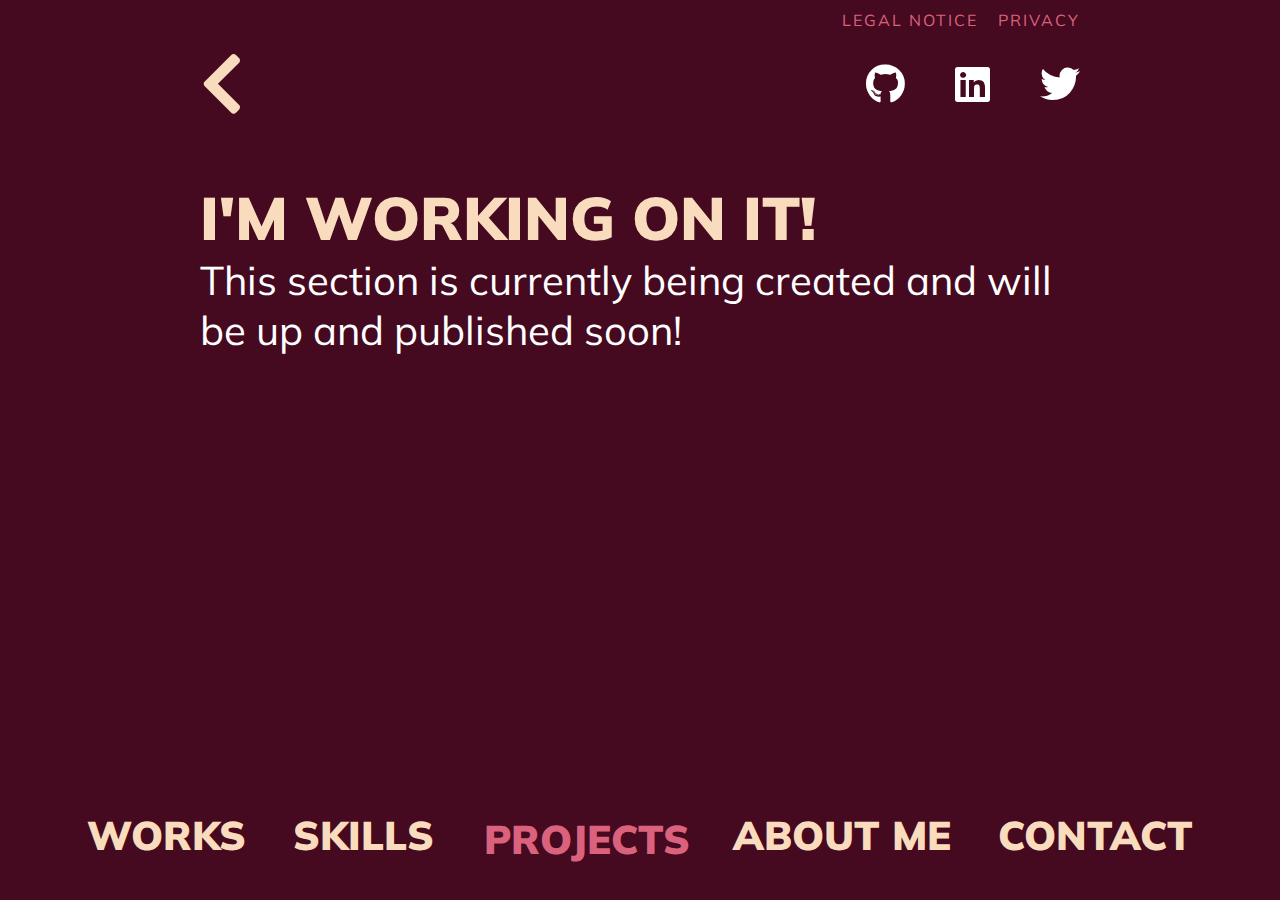
<file: projects/index.html>
<!DOCTYPE html>
<html lang="en">
<head>
    <meta charset="UTF-8">
    <meta http-equiv="X-UA-Compatible" content="IE=edge">
    <meta name="viewport" content="width=device-width, initial-scale=1.0">
    <title>My Projects | Ferdinand Niemann</title>
    <link rel="stylesheet" href="../assets/style/style.css">
    <link rel="stylesheet" href="../assets/style/all.css">
</head>
<body>
    <header class="header-desktop">
        <nav>
            <ul>
                <li><a href="../works">Works</a></li>
                <li><a href="../skills">Skills</a></li>
                <li><a href="../projects"  class="active">Projects</a></li>
                <li><a href="../about">About Me</a></li>
                <li><a href="../contact">Contact</a></li>
            </ul>
        </nav>
    </header>
    <main class="container contact">
        <header class="top-bar">
            <h1>
                <a href="../"><i class="fas fa-chevron-left"></i></a>
            </h1>
            <section class="icons">
                <a href="https://github.com/ferniemann" target="_blank" rel="noopener noreferrer">
                    <i class="fab fa-github"></i>
                </a>
                <a href="https://linkedin.com/in/ferniemann" target="_blank" rel="noopener noreferrer">
                    <i class="fab fa-linkedin"></i>
                </a>
                <a href="https://twitter.com/ochferdi" target="_blank" rel="noopener noreferrer">
                    <i class="fab fa-twitter"></i>
                </a>
            </section>
            <section class="header-mobile">
                <input type="checkbox" name="" id="toggle-menu" class="toggle-menu">
                <label class="toggle" for="toggle-menu">
                    <i class="fas fa-bars"></i>
                </label>
                <label class="untoggle" for="toggle-menu">
                    <i class="fas fa-times"></i>
                </label>
                <nav>
                    <ul>
                        <li><a href="../works">Works</a></li>
                        <li><a href="../skills">Skills</a></li>
                        <li><a href="../projects">Projects</a></li>
                        <li><a href="../about">About Me</a></li>
                        <li><a href="../contact">Contact</a></li>
                    </ul>
                </nav>
            </section>
        </header>
        <article class="content">
            <h2>
                I'm working on it!
            </h2>
            <section class="short-info">
                <h3>
                    This section is currently being created and will be up and published soon!
                </h3>
            </section>
        </article>
    </main>
    <footer class="legal-links">
        <ul>
            <li><a href="../legal">Legal Notice</a></li>
            <li><a href="../privacy">Privacy</a></li>
        </ul>
    </footer>
</body>
</html>
</file>
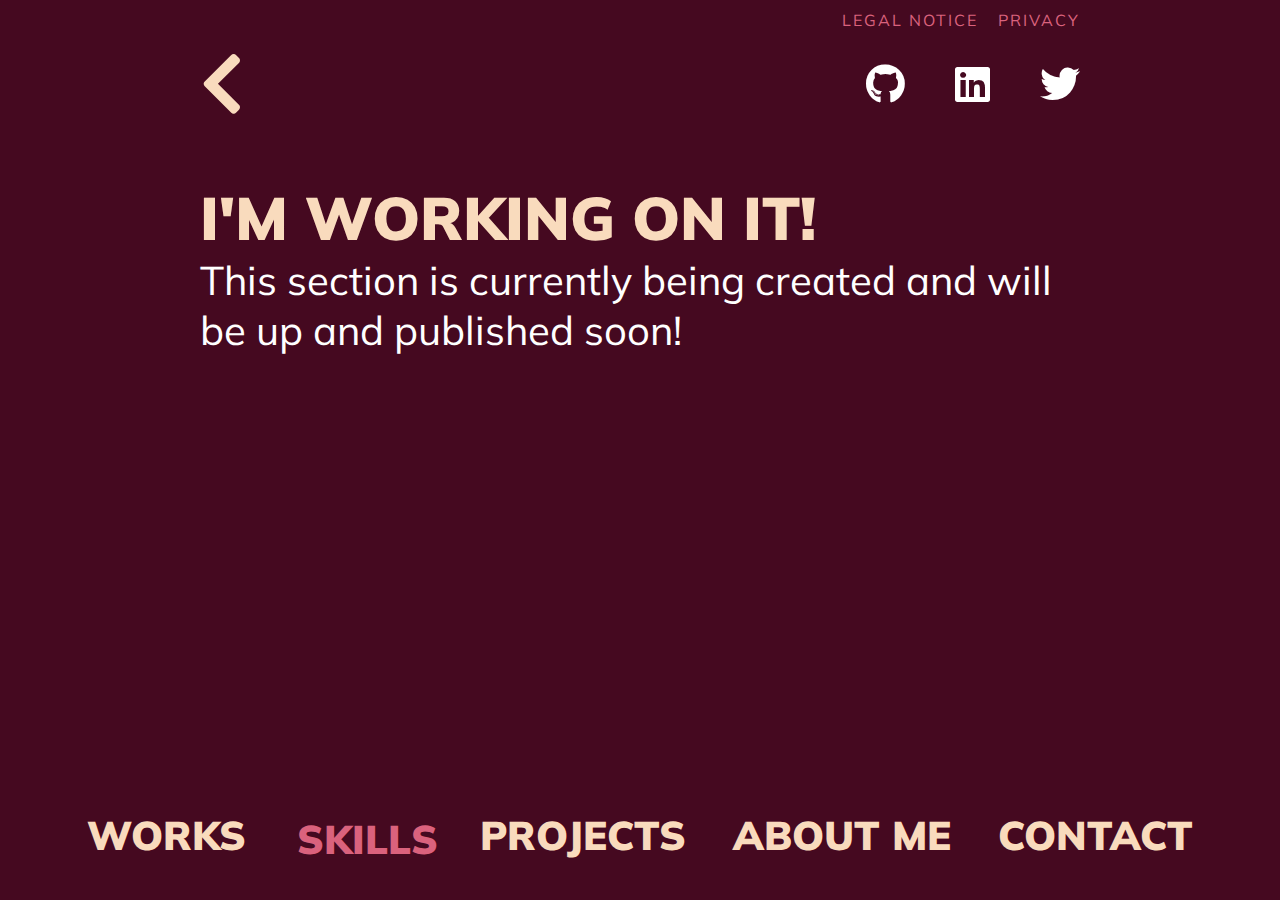
<file: skills/index.html>
<!DOCTYPE html>
<html lang="en">
<head>
    <meta charset="UTF-8">
    <meta http-equiv="X-UA-Compatible" content="IE=edge">
    <meta name="viewport" content="width=device-width, initial-scale=1.0">
    <title>My Skills | Ferdinand Niemann</title>
    <link rel="stylesheet" href="../assets/style/style.css">
    <link rel="stylesheet" href="../assets/style/all.css">
</head>
<body>
    <header class="header-desktop">
        <nav>
            <ul>
                <li><a href="../works">Works</a></li>
                <li><a href="../skills" class="active">Skills</a></li>
                <li><a href="../projects">Projects</a></li>
                <li><a href="../about">About Me</a></li>
                <li><a href="../contact">Contact</a></li>
            </ul>
        </nav>
    </header>
    <main class="container contact">
        <header class="top-bar">
            <h1>
                <a href="../"><i class="fas fa-chevron-left"></i></a>
            </h1>
            <section class="icons">
                <a href="https://github.com/ferniemann" target="_blank" rel="noopener noreferrer">
                    <i class="fab fa-github"></i>
                </a>
                <a href="https://linkedin.com/in/ferniemann" target="_blank" rel="noopener noreferrer">
                    <i class="fab fa-linkedin"></i>
                </a>
                <a href="https://twitter.com/ochferdi" target="_blank" rel="noopener noreferrer">
                    <i class="fab fa-twitter"></i>
                </a>
            </section>
            <section class="header-mobile">
                <input type="checkbox" name="" id="toggle-menu" class="toggle-menu">
                <label class="toggle" for="toggle-menu">
                    <i class="fas fa-bars"></i>
                </label>
                <label class="untoggle" for="toggle-menu">
                    <i class="fas fa-times"></i>
                </label>
                <nav>
                    <ul>
                        <li><a href="../works">Works</a></li>
                        <li><a href="../skills">Skills</a></li>
                        <li><a href="../projects">Projects</a></li>
                        <li><a href="../about">About Me</a></li>
                        <li><a href="../contact">Contact</a></li>
                    </ul>
                </nav>
            </section>
        </header>
        <article class="content">
            <h2>
                I'm working on it!
            </h2>
            <section class="short-info">
                <h3>
                    This section is currently being created and will be up and published soon!
                </h3>
            </section>
        </article>
    </main>
    <footer class="legal-links">
        <ul>
            <li><a href="../legal">Legal Notice</a></li>
            <li><a href="../privacy">Privacy</a></li>
        </ul>
    </footer>
</body>
</html>
</file>
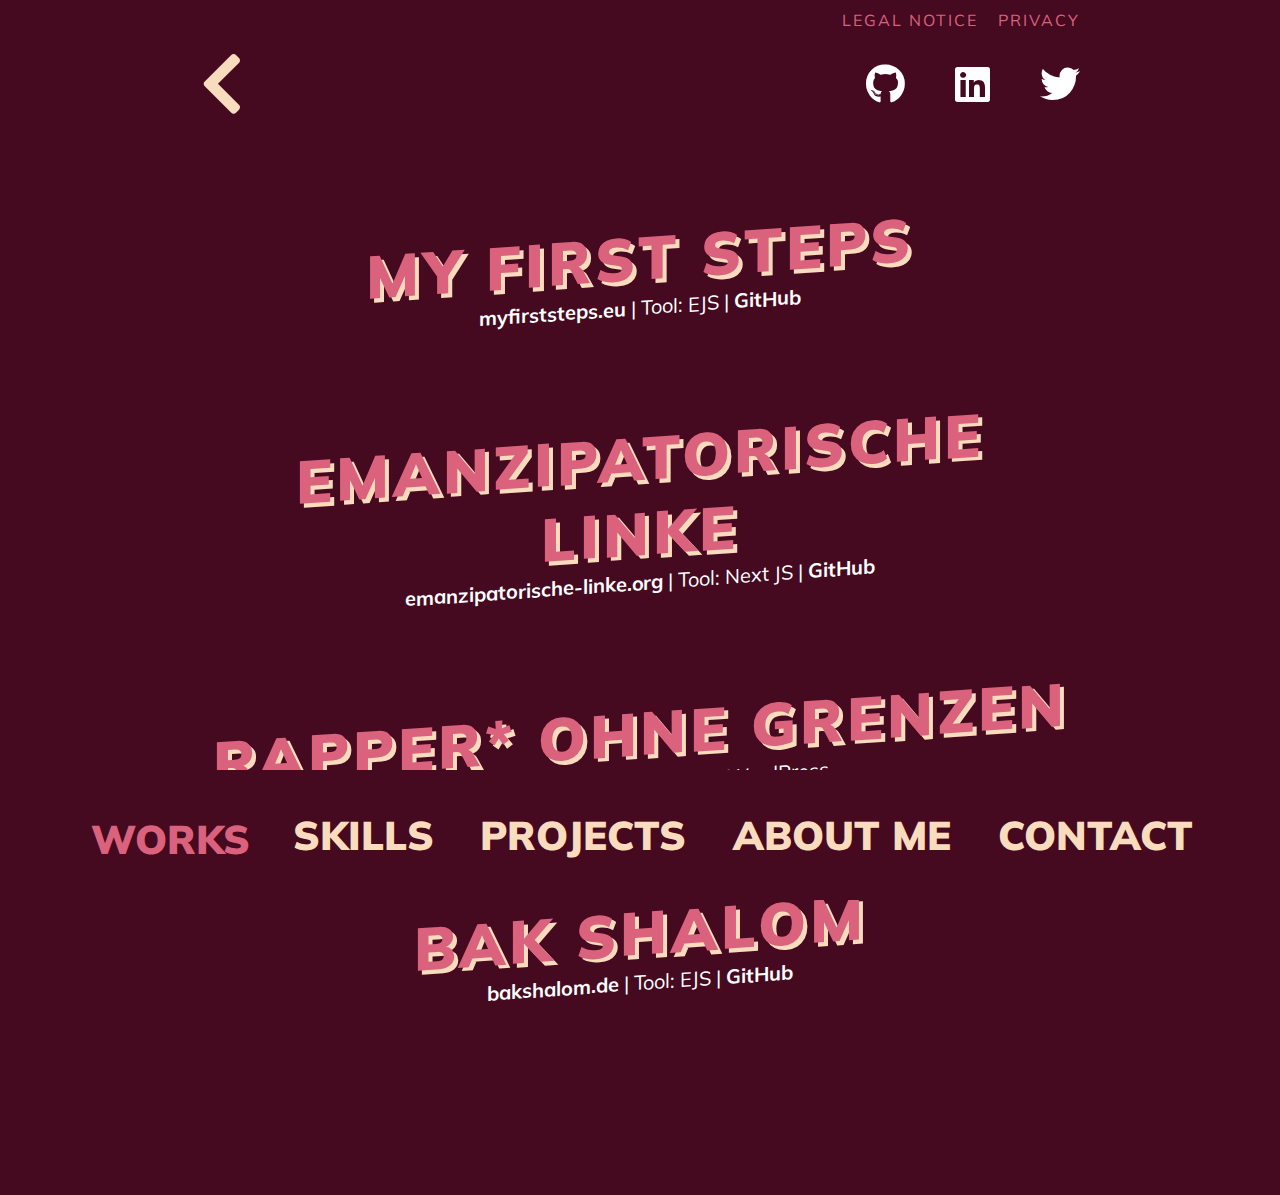
<file: works/index.html>
<!DOCTYPE html>
<html lang="en">
<head>
    <meta charset="UTF-8">
    <meta http-equiv="X-UA-Compatible" content="IE=edge">
    <meta name="viewport" content="width=device-width, initial-scale=1.0">
    <title>My Works | Ferdinand Niemann</title>
    <link rel="stylesheet" href="../assets/style/style.css">
    <link rel="stylesheet" href="../assets/style/all.css">
</head>
<body>
    <header class="header-desktop">
        <nav>
            <ul>
                <li><a href="../works" class="active">Works</a></li>
                <li><a href="../skills">Skills</a></li>
                <li><a href="../projects">Projects</a></li>
                <li><a href="../about">About Me</a></li>
                <li><a href="../contact">Contact</a></li>
            </ul>
        </nav>
    </header>
    <main class="container works">
        <header class="top-bar">
            <h1>
                <a href="../"><i class="fas fa-chevron-left"></i></a>
            </h1>
            <section class="icons">
                <a href="https://github.com/ferniemann" target="_blank" rel="noopener noreferrer">
                    <i class="fab fa-github"></i>
                </a>
                <a href="https://linkedin.com/in/ferniemann" target="_blank" rel="noopener noreferrer">
                    <i class="fab fa-linkedin"></i>
                </a>
                <a href="https://twitter.com/ochferdi" target="_blank" rel="noopener noreferrer">
                    <i class="fab fa-twitter"></i>
                </a>
            </section>
            <section class="header-mobile">
                <input type="checkbox" name="" id="toggle-menu" class="toggle-menu">
                <label class="toggle" for="toggle-menu">
                    <i class="fas fa-bars"></i>
                </label>
                <label class="untoggle" for="toggle-menu">
                    <i class="fas fa-times"></i>
                </label>
                <nav>
                    <ul>
                        <li><a href="../works">Works</a></li>
                        <li><a href="../skills">Skills</a></li>
                        <li><a href="../projects">Projects</a></li>
                        <li><a href="../about">About Me</a></li>
                        <li><a href="../contact">Contact</a></li>
                    </ul>
                </nav>
            </section>
        </header>
        <article class="content clients">
            <section class="client">
                <h2 class="headline">
                    MY FIRST STEPS
                </h2>
                <p>
                    <a href="https://emanzipatorische-linke.org" target="_blank">myfirststeps.eu</a> | Tool: EJS | <a href="https://github.com/ferniemann/emali">GitHub</a>
                </p>
            </section>
            <section class="client">
                <h2 class="headline">
                    Emanzipatorische Linke
                </h2>
                <p>
                    <a href="https://emanzipatorische-linke.org" target="_blank">emanzipatorische-linke.org</a> | Tool: Next JS | <a href="https://github.com/ferniemann/emali">GitHub</a>
                </p>
            </section>
            <section class="client">
                <h2 class="headline">
                    Rapper* ohne Grenzen
                </h2>
                <p>
                    <a href="https://rapperohnegrenzen.de" target="_blank">rapperohnegrenzen.de</a> | Tool: WordPress
                </p>
            </section>
            <section class="client">
                <h2 class="headline">
                    BAK Shalom
                </h2>
                <p>
                    <a href="https://emanzipatorische-linke.org" target="_blank">bakshalom.de</a> | Tool: EJS | <a href="https://github.com/ferniemann/emali">GitHub</a>
                </p>
            </section>
        </article>
    </main>
    <footer class="legal-links">
        <ul>
            <li><a href="../legal">Legal Notice</a></li>
            <li><a href="../privacy">Privacy</a></li>
        </ul>
    </footer>
</body>
</html>
</file>
<file: assets/style/style.css>
/*
** GENERAL STYLING
*/

@font-face {
    font-family: Mulish;
    src: url("../fonts/Mulish-Regular.ttf") format("truetype");
    font-weight: 400;
}

@font-face {
    font-family: Mulish;
    src: url("../fonts/Mulish-Bold.ttf");
    font-weight: 700;
}

@font-face {
    font-family: Mulish;
    src: url("../fonts/Mulish-Black.ttf");
    font-weight: 900;
}

:root {
    --color-main: #450920;
    --color-secondary: #F9DBBD;
    --color-third: #DA627D;
    --color-highlight: #00FFC5;
    --font-main: 'Mulish';
    --xx-large: 6rem;
    --x-large: 3.5rem;
    --large: 3rem;
    --big: 2rem;
    --medium: 1.5rem;
    --normal: 1rem;
    --small: 0.8rem;
}

*, *::before, *::after {
    box-sizing: border-box;
    padding: 0;
    margin: 0;
    text-decoration: none;
}

*::selection {
    background: var(--color-highlight);
    color: var(--color-third);
}

html {
    font-size: 20px;
    font-family: var(--font-main);
    overflow-y: scroll;
    overflow-y: overlay;
}

body {
    background-color: var(--color-main);
}

h1, h2 {
    font-weight: 900;
    text-transform: uppercase;
}

/* SHOW HEADER WITH NAV ON DESKTOP */
.header-desktop {
    padding: 2rem;
    position: fixed;
    bottom: 0;
    left: 0;
    right: 0;
    background: var(--color-main);
    z-index: 2;
}

/* HIDE MOBILE NAV ON DESKTOP */
.header-mobile {
    display: none;
}

main {
    margin-bottom: 5rem;
}

.top-bar {
    display: flex;
    align-items: center;
    justify-content: space-between;
    padding: 2rem 0;
    position: fixed;
    top: 0;
    left: 10rem;
    right: 10rem;
    background: var(--color-main);
    z-index: 10;
}

.top-bar .icons {
    margin: 0;
}

nav ul, .legal-links ul {
    list-style: none;
    display: flex;
    justify-content: space-evenly;
}

nav a {
    font-size: var(--big);
    color: var(--color-secondary);
    font-weight: 900;
    text-transform: uppercase;
}

nav a:hover, nav a:focus {
    text-shadow: 4px 4px 0 var(--color-third);
}

nav a:focus {
    color: transparent;
    border-bottom: 2px dotted white;
}

.active {
    color: transparent;
    text-shadow: 4px 4px 0 var(--color-third);
    pointer-events: none;
}

.legal-links {
    background: var(--color-main);
    font-size: var(--small);
    position: fixed;
    top: 0.5rem;
    right: 10rem;
    text-transform: uppercase;
    z-index: 10;
}

.legal-links a {
    margin-left: 1rem;
    color: var(--color-third);
    letter-spacing: 2px;
}

.legal-links a:hover {
    border-bottom: 1px solid var(--color-third);
}

.legal-notice input[type="radio"]{
    all: unset;
}

.language-switch {
    padding: .5rem 1rem;
    font-weight: 900;
    text-transform: uppercase;
    cursor: pointer;
}

.legal-notice input[type="radio"]:checked + label {
    background: var(--color-third);
}

.german, .english {
    display: none;
}

#english:checked ~ .english {
    display: block;
}

#german:checked ~ .german {
    display: block;
}

.legal h2 {
    line-height: 2;
}

.legal:not(h2) {
    color: white;
    line-height: 1.5;
}

h3 {
    font-size:var(--big);
}

.legal p {
    font-size: var(--medium);
}

h1 a {
    color: var(--color-secondary);
}

h1 a:hover {
    color: var(--color-third);
}

.hero {
    margin-top: 8rem;
    display: flex;
    justify-content: center;
}

.headline, .hero h2 {
    transform: rotate(-4deg) skew(-4deg);
    letter-spacing: 4px;
}

.title {
    display: flex;
    flex-direction: column;
    align-items: center;
}

.headline {
    font-size: var(--xx-large);
    color: var(--color-third);
    text-shadow: 4px 4px var(--color-secondary);
}

.content {
    margin-top: 3rem;
}

.hero h2 {
    font-size: var(--medium);
    color: var(--color-secondary);
    text-align: center;
}

.icons {
    font-size: var(--big);
    margin-top: 5rem;
}

.icons a {
    color: white;
}

.icons a:not(:first-of-type) {
    margin-left: 2rem;
}

.icons a:hover {
    color: var(--color-third);
}

.container {
    padding: 2rem 10rem;
    margin-top: 4rem;
}

.container h1 {
    font-size: var(--x-large);
    color: var(--color-third);
}

.container h2 {
    font-size: var(--large);
    color:var(--color-secondary);
}

.client {
    text-align: center;
    margin-top: 2rem;
    margin-bottom: 3rem;
}

.client .headline {
    color: var(--color-third);
    transition: .1s;
    cursor: default;
}

.client:hover .headline {
    letter-spacing: 15px;
}

.clients {
    display: flex;
    flex-direction: column;
}

.clients p {
    color: white;
}

.clients a {
    color: white;
    font-weight: 700;
    transition: 0.1s;
    border-bottom: 2px solid transparent;
}

.clients a:hover {
    border-bottom: 2px solid var(--color-third);
    transition: 0.1s;
}

.clients p, .clients a {
    transform: rotate(-4deg) skew(-4deg);
}

.contact-info {
    margin-top: 3rem;
    display: flex;
    gap: 4rem;
    font-size: var(--big);
}


.contact-icon, .contact-link {
    color: white;
}

.contact-link {
    border-bottom: 4px solid transparent;
}

.contact-link:hover {
    border-bottom: 4px solid var(--color-third);
}

.contact-icon:hover ~ .contact-link {
    border-bottom: 4px solid var(--color-third);
}

.legal h3, .legal h4 {
    font-weight: 900;
    text-transform: uppercase;
    line-height: 1.8;
}

.legal h4, .legal h5, .legal p {
    line-height: 1.8;
}

.legal h4 {
    font-size: var(--medium);
}

.legal h5 {
    font-size: var(--normal);
    font-weight: 900;
    text-transform: uppercase;
}

.legal h3:not(:first-of-type) {
    margin-top: 5rem;
}

.legal p {
    margin-bottom: 5rem;
}

.legal a {
    color: white;
    border-bottom: 2px solid var(--color-third);
}

.legal ul {
    font-size: var(--medium);
    padding-left: 3rem;
}

.legal li {
    margin-bottom: 2rem;
}

.short-info {
    display: flex;
    gap: 2rem;
}

.short-info h4 {
    color: var(--color-third);
    text-transform: uppercase;
    font-weight: 900;
}

.short-info h4:not(:first-of-type) {
    margin-top: 2rem;
}

.short-info h3 {
    color: white;
    font-weight: 400;
}

.short-info h3 a {
    color: white;
    border-bottom: 4px solid var(--color-third);
}

.short-info a:hover, .legal a:hover,  {
    background: var(--color-third);
}

.short-info img {
    width: 35%;
    box-shadow: 10px 10px 0 var(--color-third);
}

@media (max-height: 780px) {
    html {
        font-size: 16px;
    }
}

@media (max-width: 1100px), (max-height: 780px) {
    html {
        font-size: 16px;
    }
}

@media (max-width: 900px), (max-height: 620px) {
    :root {
        --xx-large: 5rem;
    }
    html {
        font-size: 16px;
    }

    .hero h2 {
        text-align: center;;
    }

    .header-desktop a {
        font-size: var(--normal);
    }
}

@media (max-width: 600px), (max-height: 560px) {
    :root {
        --xx-large: 4rem;
    }

    html {
        font-size: 10px;
    }

    .header-desktop {
        display: none;
    }

    .toggle-menu {
        all: unset;
    }

    .toggle, .untoggle {
        color: var(--color-secondary);
        font-size: var(--large);
        position: fixed;
        right: 3rem;
        top: 2.5rem;
        z-index: 10;
        padding: 0;
    }

    .toggle-menu:not(:checked) ~ .untoggle, .toggle-menu:checked ~ .toggle {
        display: none;
    }

    .toggle-menu:not(:checked) ~ .toggle, .toggle-menu:checked ~ .untoggle {
        display: inline;
    }

    .toggle-menu:checked ~ nav {
        display: block;
    }

    .header-mobile {
        display: block;
    }

    .top-bar {
        left: 0;
        padding-left: 3rem;
        right: 0;
        padding-right: 3rem;
    }

    .top-bar h1, .top-bar .icons {
        position: relative;
        z-index: 10;
    }

    .top-bar .icons {
        position: fixed;
        left: 0;
        right: 0;
        display: flex;
        justify-content: center;
        z-index: 6;
    }

    .container {
        padding: 0;
        margin: 10rem 2rem;
    }

    .client .headline {
        font-size: var(--big);
        letter-spacing: 2px;
    }

    .client:hover .headline {
        letter-spacing: 2px;
    }

    .header-mobile nav {
        position: absolute;
        height: 100vh;
        background: var(--color-main);
        display: none;
        top: 0;
        bottom: 0;
        left: 0;
        right: 0;
        z-index: 5;
    }

    .header-mobile ul {
        display: flex;
        flex-direction: column;
        justify-content: space-evenly;
        height: 100%;
        text-align: center;
        padding: 4rem 0;
    }

    .header-mobile a {
        font-size: var(--x-large);
        text-shadow: 2px 2px 0 var(--color-third);
        line-height: 2;
        transform: rotate(-4deg) skew(-4deg);
    }

    .header-mobile a:hover {
        text-shadow: 2px 2px 0 var(--color-third);
    }

    .legal-links {
        top: unset;
        padding: 2rem;
        bottom: 0;
        right: 0;
        left: 0;
        z-index: 10;
    }

    .hero {
        margin: 0;
        position: absolute;
        top: 50%;
        left: 50%;
        transform: translate(-50%, -50%);
    }

    .headline {
        text-shadow: 2px 2px 0 var(--color-secondary);
    }

    .hero h2 {
        font-size: var(--medium);
        text-align: center;
        padding: 0 5px;
    }

    .hero .icons {
        font-size: var(--large);
    }

    .short-info {
        flex-direction: column-reverse;
        margin-top: 3rem;
    }
}
</file>
